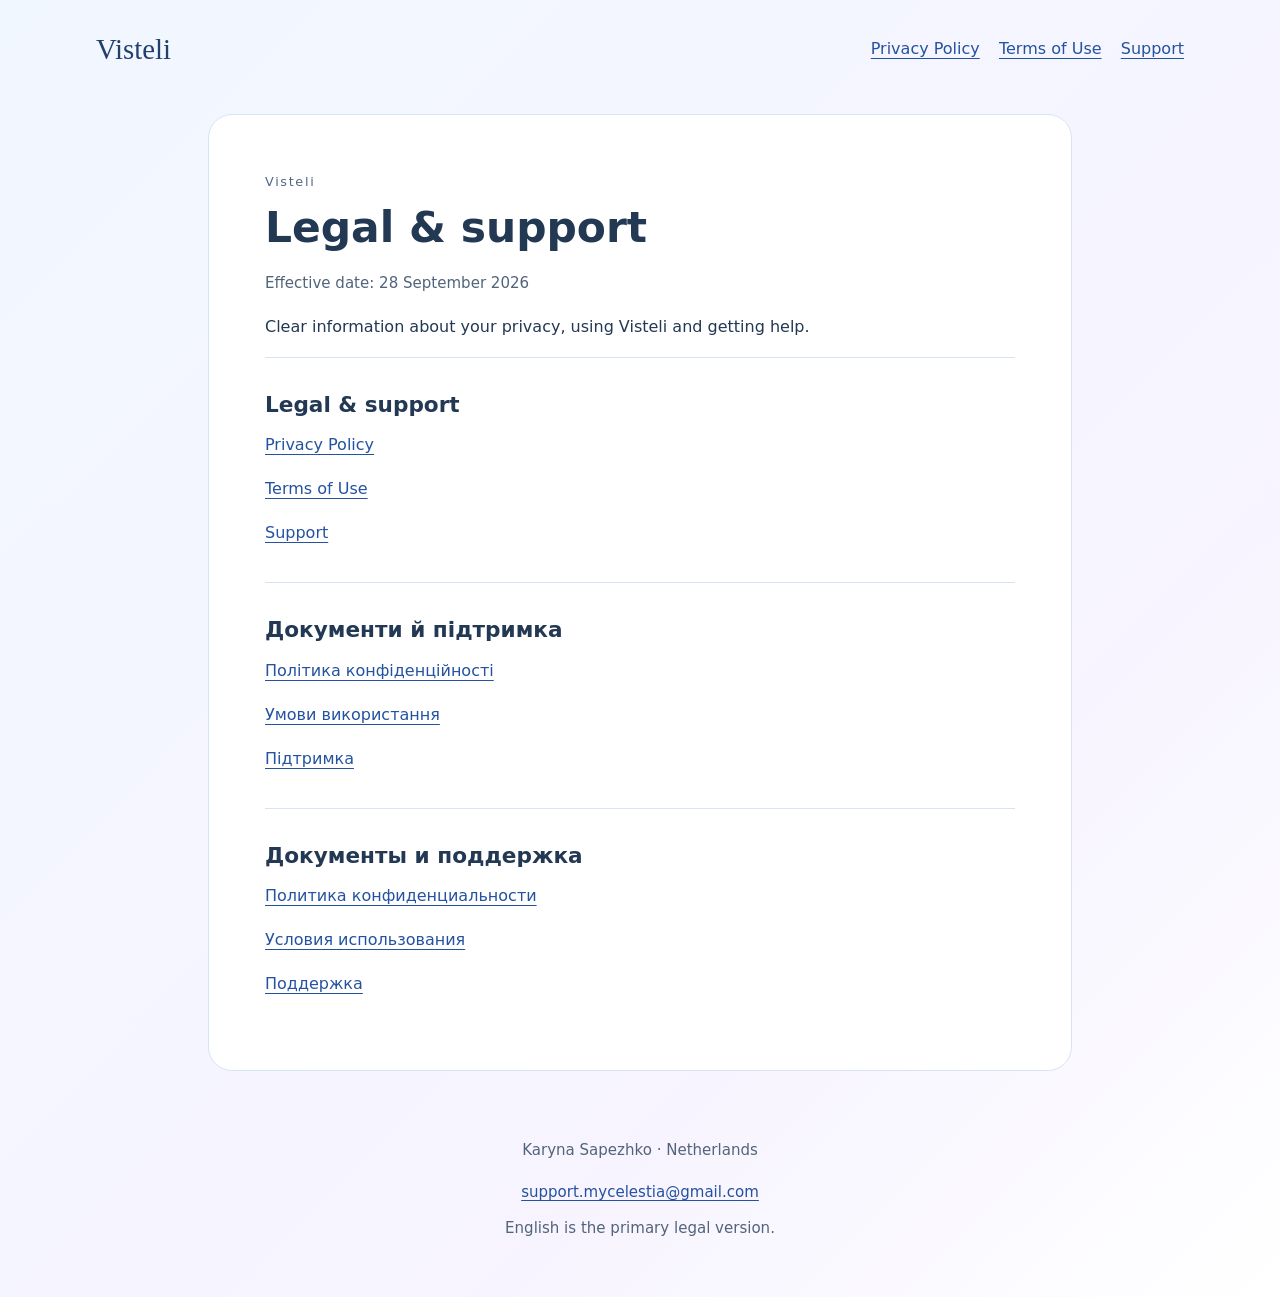
<file: index.html>
<!doctype html>
<html lang="en"><head><meta charset="utf-8"><meta name="viewport" content="width=device-width, initial-scale=1"><meta name="referrer" content="no-referrer"><meta http-equiv="Content-Security-Policy" content="default-src 'none'; style-src 'self'; base-uri 'none'; form-action 'none'"><title>Legal &amp; support · Visteli</title><meta name="description" content="Visteli privacy, terms and support in English, Ukrainian and Russian."><link rel="stylesheet" href="style.css"></head>
<body><a class="skip" href="#main">Skip to content</a>
<header><a class="brand" href="index.html">Visteli</a>
<nav aria-label="Documents"><a href="privacy/">Privacy Policy</a><a href="terms/">Terms of Use</a><a href="support/">Support</a>
</nav></header>

<main id="main"><div class="eyebrow">Visteli</div><h1>Legal &amp; support</h1><p class="date">Effective date: 28 September 2026</p>
<p>Clear information about your privacy, using Visteli and getting help.</p><div class="cards">
<section>
<h2>Legal & support</h2>
<p><a href="privacy/" lang="en">Privacy Policy</a></p>
<p><a href="terms/" lang="en">Terms of Use</a></p>
<p><a href="support/" lang="en">Support</a></p>
</section>
<section>
<h2>Документи й підтримка</h2>
<p><a href="privacy/uk/" lang="uk">Політика конфіденційності</a></p>
<p><a href="terms/uk/" lang="uk">Умови використання</a></p>
<p><a href="support/uk/" lang="uk">Підтримка</a></p>
</section>
<section>
<h2>Документы и поддержка</h2>
<p><a href="privacy/ru/" lang="ru">Политика конфиденциальности</a></p>
<p><a href="terms/ru/" lang="ru">Условия использования</a></p>
<p><a href="support/ru/" lang="ru">Поддержка</a></p>
</section></div></main>

<footer>
<p>Karyna Sapezhko · Netherlands</p><a href="mailto:support.mycelestia@gmail.com">support.mycelestia@gmail.com</a>
<p>English is the primary legal version.</p></footer></body></html>
</file>
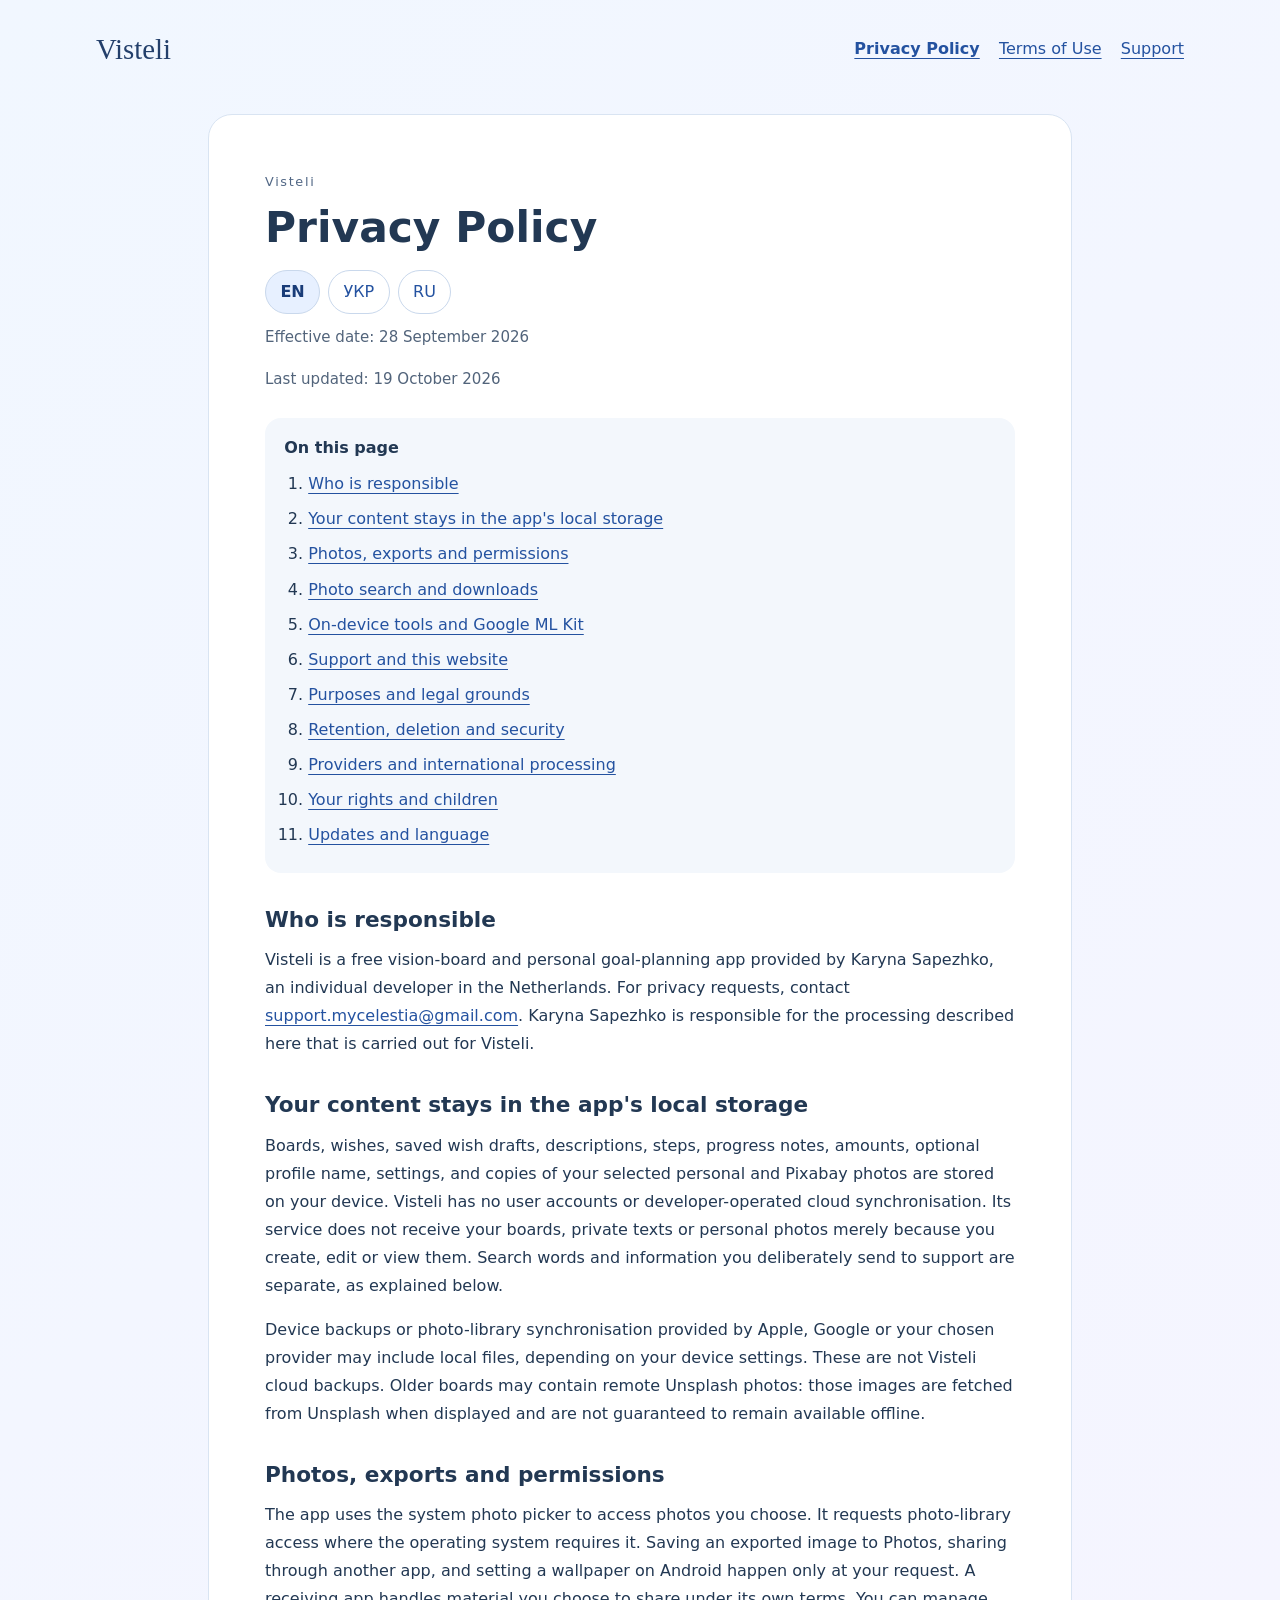
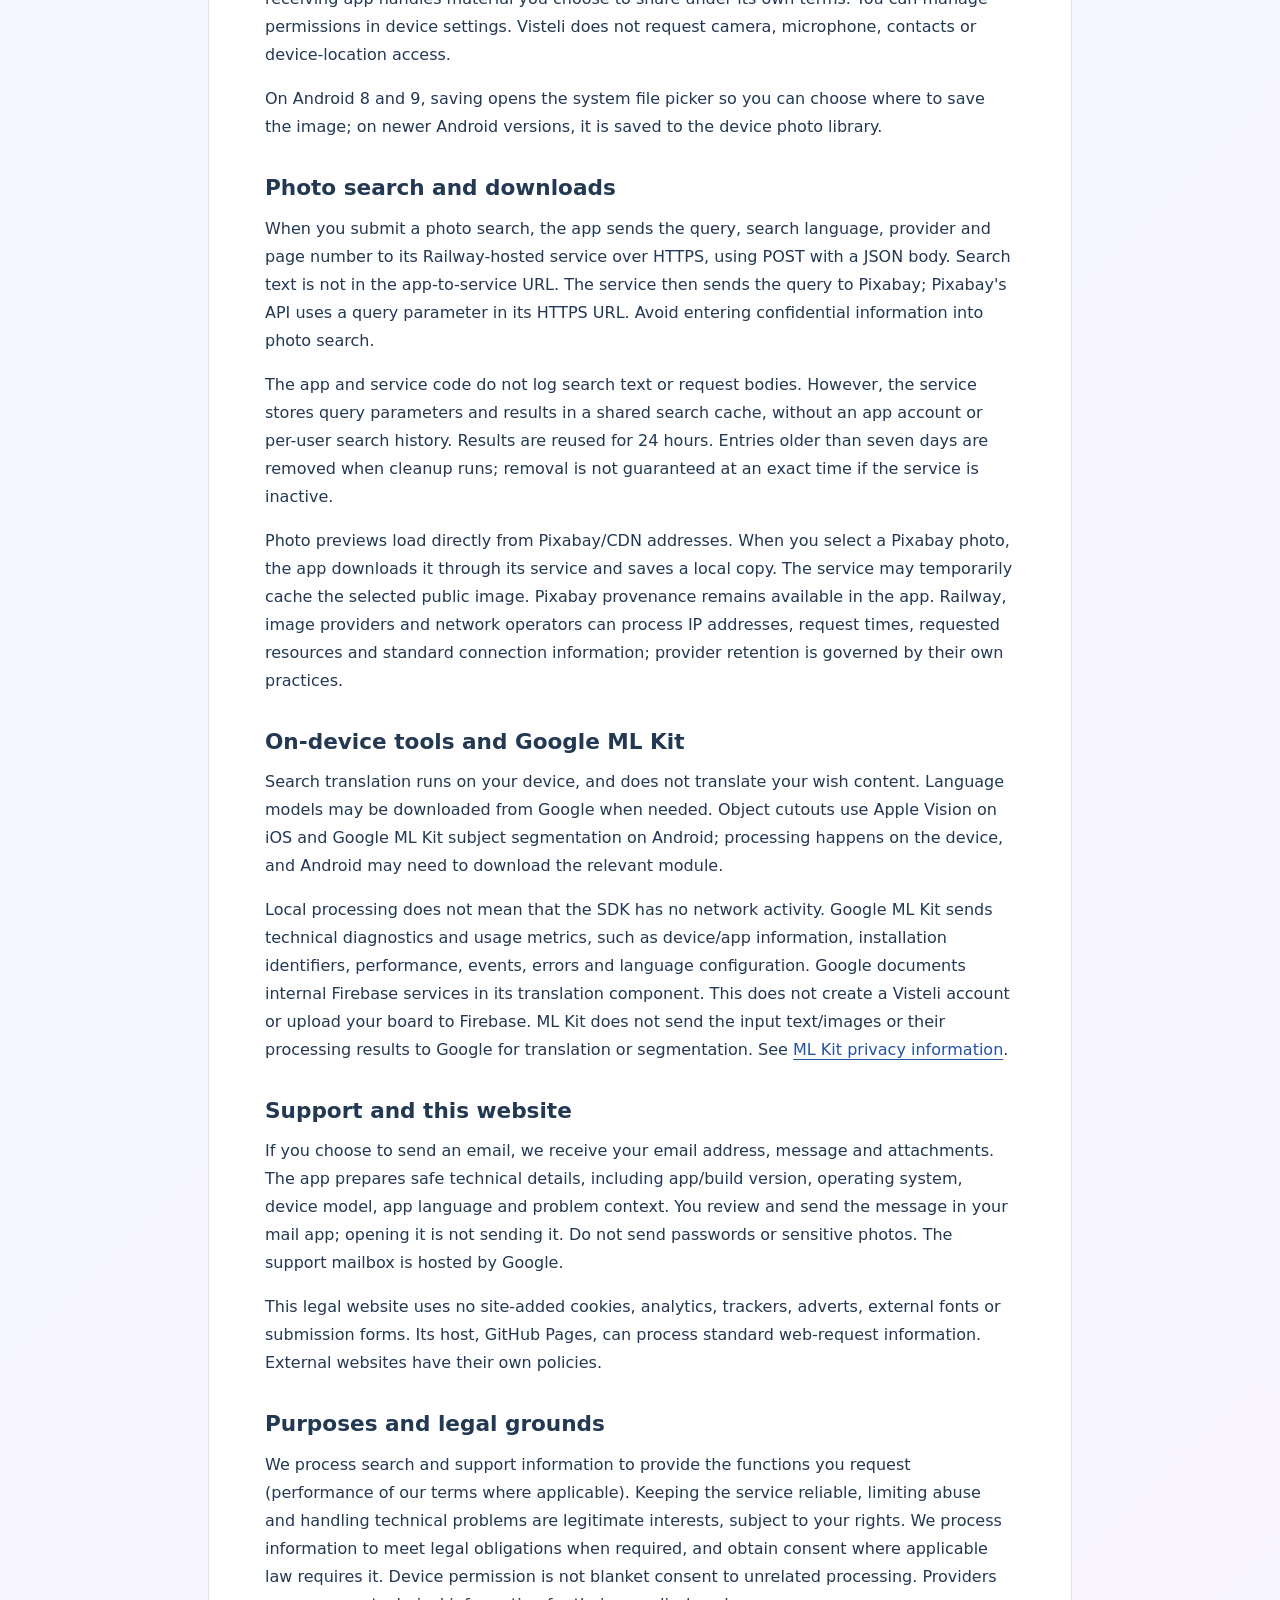
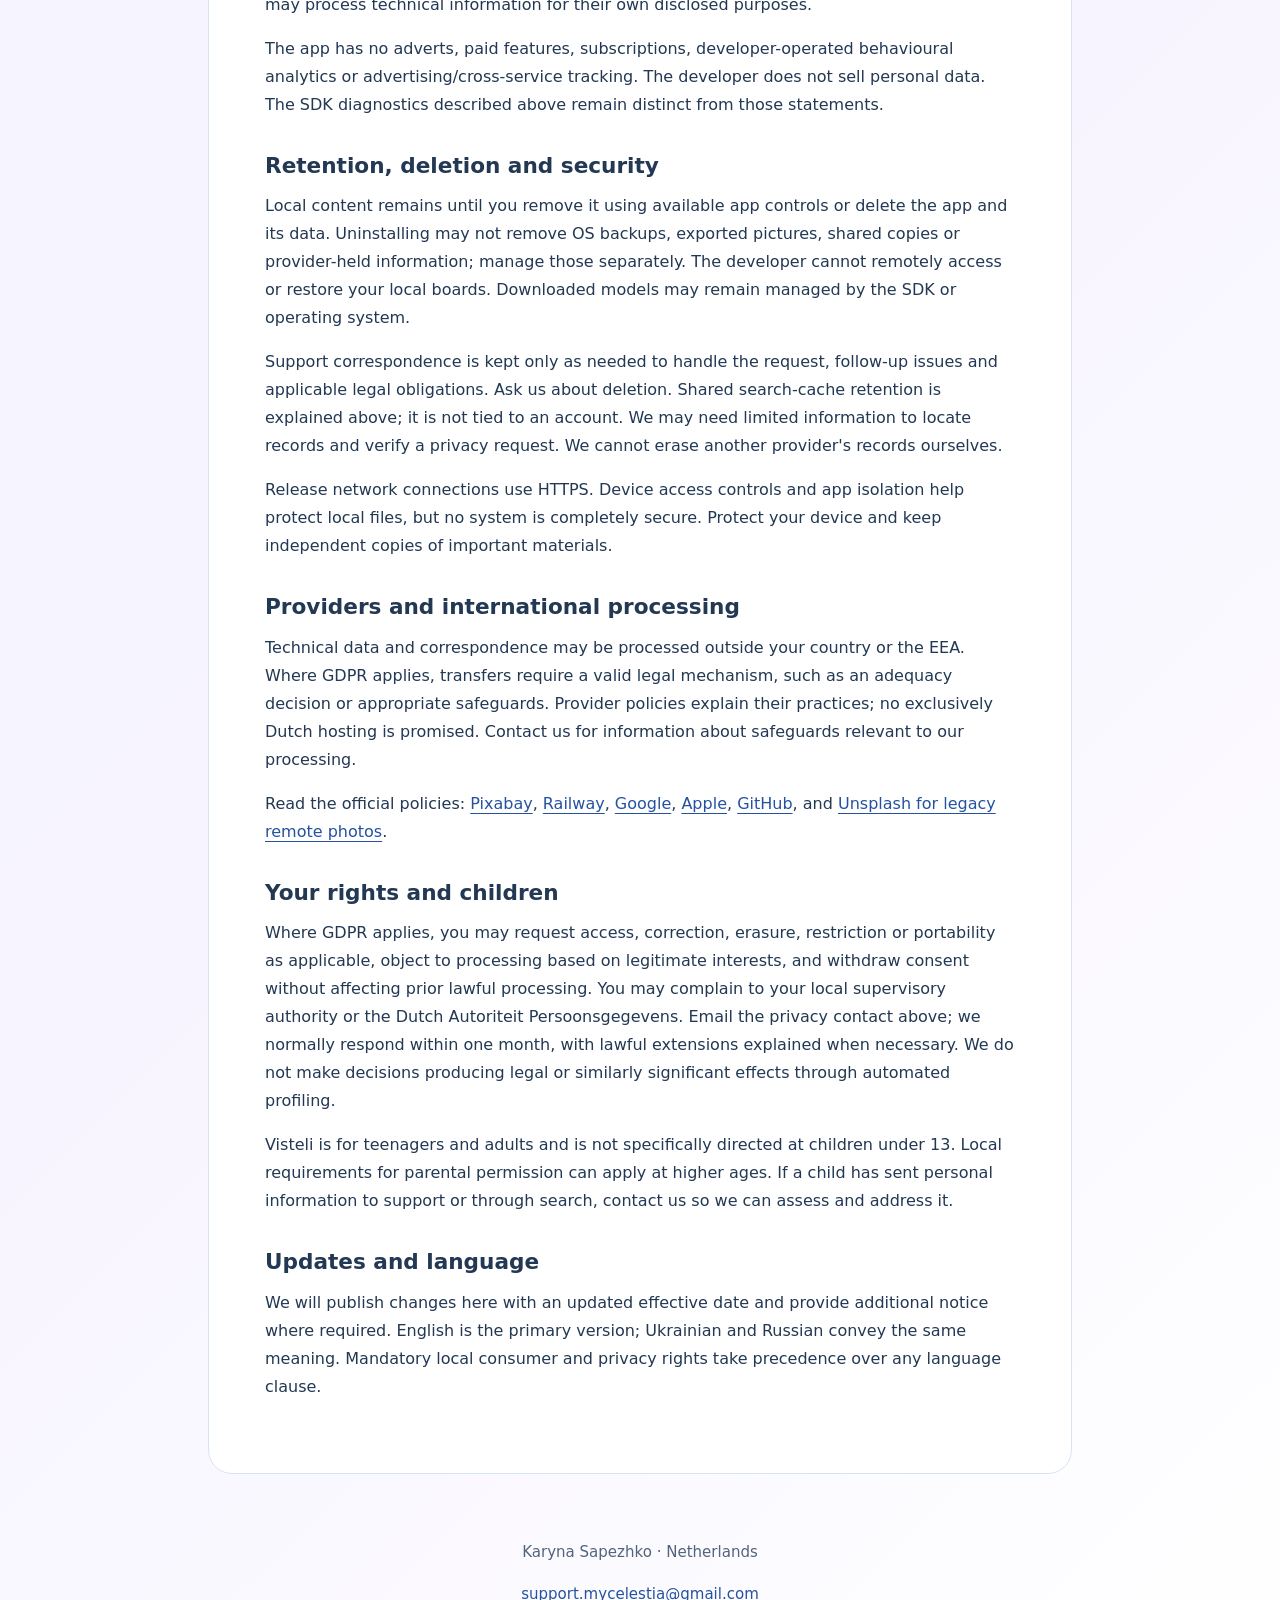
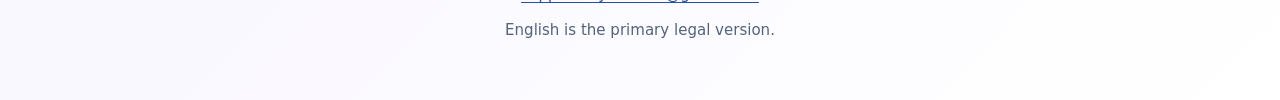
<file: privacy/index.html>
<!doctype html>
<html lang="en"><head><meta charset="utf-8"><meta name="viewport" content="width=device-width, initial-scale=1"><meta name="referrer" content="no-referrer"><meta http-equiv="Content-Security-Policy" content="default-src 'none'; style-src 'self'; base-uri 'none'; form-action 'none'"><title>Privacy Policy · Visteli</title><meta name="description" content="Visteli — Privacy Policy. Karyna Sapezhko. Effective date: 28 September 2026."><link rel="stylesheet" href="../style.css"></head>
<body><a class="skip" href="#main">Skip to content</a>
<header><a class="brand" href="../index.html">Visteli</a>
<nav aria-label="Documents"><a href="../privacy/" aria-current="page">Privacy Policy</a><a href="../terms/">Terms of Use</a><a href="../support/">Support</a>
</nav></header>

<main id="main"><div class="eyebrow">Visteli</div><h1>Privacy Policy</h1>
<nav class="languages" aria-label="Document language"><a href="../privacy/" lang="en" hreflang="en" aria-current="page">EN</a><a href="../privacy/uk/" lang="uk" hreflang="uk">УКР</a><a href="../privacy/ru/" lang="ru" hreflang="ru">RU</a>
</nav><p class="date">Effective date: 28 September 2026</p>
<p class="date">Last updated: 19 October 2026</p>
<nav class="toc" aria-label="On this page"><strong>On this page</strong><ol><li><a href="#section-1">Who is responsible</a></li><li><a href="#section-2">Your content stays in the app&#x27;s local storage</a></li><li><a href="#section-3">Photos, exports and permissions</a></li><li><a href="#section-4">Photo search and downloads</a></li><li><a href="#section-5">On-device tools and Google ML Kit</a></li><li><a href="#section-6">Support and this website</a></li><li><a href="#section-7">Purposes and legal grounds</a></li><li><a href="#section-8">Retention, deletion and security</a></li><li><a href="#section-9">Providers and international processing</a></li><li><a href="#section-10">Your rights and children</a></li><li><a href="#section-11">Updates and language</a></li></ol>
</nav>
<section aria-labelledby="section-1">
<h2 id="section-1">Who is responsible</h2>
<p>Visteli is a free vision-board and personal goal-planning app provided by Karyna Sapezhko, an individual developer in the Netherlands. For privacy requests, contact <a href="mailto:support.mycelestia@gmail.com">support.mycelestia@gmail.com</a>. Karyna Sapezhko is responsible for the processing described here that is carried out for Visteli.</p>
</section>
<section aria-labelledby="section-2">
<h2 id="section-2">Your content stays in the app&#x27;s local storage</h2>
<p>Boards, wishes, saved wish drafts, descriptions, steps, progress notes, amounts, optional profile name, settings, and copies of your selected personal and Pixabay photos are stored on your device. Visteli has no user accounts or developer-operated cloud synchronisation. Its service does not receive your boards, private texts or personal photos merely because you create, edit or view them. Search words and information you deliberately send to support are separate, as explained below.</p>
<p>Device backups or photo-library synchronisation provided by Apple, Google or your chosen provider may include local files, depending on your device settings. These are not Visteli cloud backups. Older boards may contain remote Unsplash photos: those images are fetched from Unsplash when displayed and are not guaranteed to remain available offline.</p>
</section>
<section aria-labelledby="section-3">
<h2 id="section-3">Photos, exports and permissions</h2>
<p>The app uses the system photo picker to access photos you choose. It requests photo-library access where the operating system requires it. Saving an exported image to Photos, sharing through another app, and setting a wallpaper on Android happen only at your request. A receiving app handles material you choose to share under its own terms. You can manage permissions in device settings. Visteli does not request camera, microphone, contacts or device-location access.</p>
<p>On Android 8 and 9, saving opens the system file picker so you can choose where to save the image; on newer Android versions, it is saved to the device photo library.</p>
</section>
<section aria-labelledby="section-4">
<h2 id="section-4">Photo search and downloads</h2>
<p>When you submit a photo search, the app sends the query, search language, provider and page number to its Railway-hosted service over HTTPS, using POST with a JSON body. Search text is not in the app-to-service URL. The service then sends the query to Pixabay; Pixabay's API uses a query parameter in its HTTPS URL. Avoid entering confidential information into photo search.</p>
<p>The app and service code do not log search text or request bodies. However, the service stores query parameters and results in a shared search cache, without an app account or per-user search history. Results are reused for 24 hours. Entries older than seven days are removed when cleanup runs; removal is not guaranteed at an exact time if the service is inactive.</p>
<p>Photo previews load directly from Pixabay/CDN addresses. When you select a Pixabay photo, the app downloads it through its service and saves a local copy. The service may temporarily cache the selected public image. Pixabay provenance remains available in the app. Railway, image providers and network operators can process IP addresses, request times, requested resources and standard connection information; provider retention is governed by their own practices.</p>
</section>
<section aria-labelledby="section-5">
<h2 id="section-5">On-device tools and Google ML Kit</h2>
<p>Search translation runs on your device, and does not translate your wish content. Language models may be downloaded from Google when needed. Object cutouts use Apple Vision on iOS and Google ML Kit subject segmentation on Android; processing happens on the device, and Android may need to download the relevant module.</p>
<p>Local processing does not mean that the SDK has no network activity. Google ML Kit sends technical diagnostics and usage metrics, such as device/app information, installation identifiers, performance, events, errors and language configuration. Google documents internal Firebase services in its translation component. This does not create a Visteli account or upload your board to Firebase. ML Kit does not send the input text/images or their processing results to Google for translation or segmentation. See <a href="https://developers.google.com/ml-kit/terms">ML Kit privacy information</a>.</p>
</section>
<section aria-labelledby="section-6">
<h2 id="section-6">Support and this website</h2>
<p>If you choose to send an email, we receive your email address, message and attachments. The app prepares safe technical details, including app/build version, operating system, device model, app language and problem context. You review and send the message in your mail app; opening it is not sending it. Do not send passwords or sensitive photos. The support mailbox is hosted by Google.</p>
<p>This legal website uses no site-added cookies, analytics, trackers, adverts, external fonts or submission forms. Its host, GitHub Pages, can process standard web-request information. External websites have their own policies.</p>
</section>
<section aria-labelledby="section-7">
<h2 id="section-7">Purposes and legal grounds</h2>
<p>We process search and support information to provide the functions you request (performance of our terms where applicable). Keeping the service reliable, limiting abuse and handling technical problems are legitimate interests, subject to your rights. We process information to meet legal obligations when required, and obtain consent where applicable law requires it. Device permission is not blanket consent to unrelated processing. Providers may process technical information for their own disclosed purposes.</p>
<p>The app has no adverts, paid features, subscriptions, developer-operated behavioural analytics or advertising/cross-service tracking. The developer does not sell personal data. The SDK diagnostics described above remain distinct from those statements.</p>
</section>
<section aria-labelledby="section-8">
<h2 id="section-8">Retention, deletion and security</h2>
<p>Local content remains until you remove it using available app controls or delete the app and its data. Uninstalling may not remove OS backups, exported pictures, shared copies or provider-held information; manage those separately. The developer cannot remotely access or restore your local boards. Downloaded models may remain managed by the SDK or operating system.</p>
<p>Support correspondence is kept only as needed to handle the request, follow-up issues and applicable legal obligations. Ask us about deletion. Shared search-cache retention is explained above; it is not tied to an account. We may need limited information to locate records and verify a privacy request. We cannot erase another provider's records ourselves.</p>
<p>Release network connections use HTTPS. Device access controls and app isolation help protect local files, but no system is completely secure. Protect your device and keep independent copies of important materials.</p>
</section>
<section aria-labelledby="section-9">
<h2 id="section-9">Providers and international processing</h2>
<p>Technical data and correspondence may be processed outside your country or the EEA. Where GDPR applies, transfers require a valid legal mechanism, such as an adequacy decision or appropriate safeguards. Provider policies explain their practices; no exclusively Dutch hosting is promised. Contact us for information about safeguards relevant to our processing.</p>
<p>Read the official policies: <a href="https://pixabay.com/service/privacy/">Pixabay</a>, <a href="https://railway.com/legal/privacy">Railway</a>, <a href="https://policies.google.com/privacy">Google</a>, <a href="https://www.apple.com/legal/privacy/">Apple</a>, <a href="https://docs.github.com/en/site-policy/privacy-policies/github-general-privacy-statement">GitHub</a>, and <a href="https://unsplash.com/privacy">Unsplash for legacy remote photos</a>.</p>
</section>
<section aria-labelledby="section-10">
<h2 id="section-10">Your rights and children</h2>
<p>Where GDPR applies, you may request access, correction, erasure, restriction or portability as applicable, object to processing based on legitimate interests, and withdraw consent without affecting prior lawful processing. You may complain to your local supervisory authority or the Dutch Autoriteit Persoonsgegevens. Email the privacy contact above; we normally respond within one month, with lawful extensions explained when necessary. We do not make decisions producing legal or similarly significant effects through automated profiling.</p>
<p>Visteli is for teenagers and adults and is not specifically directed at children under 13. Local requirements for parental permission can apply at higher ages. If a child has sent personal information to support or through search, contact us so we can assess and address it.</p>
</section>
<section aria-labelledby="section-11">
<h2 id="section-11">Updates and language</h2>
<p>We will publish changes here with an updated effective date and provide additional notice where required. English is the primary version; Ukrainian and Russian convey the same meaning. Mandatory local consumer and privacy rights take precedence over any language clause.</p>
</section></main>

<footer>
<p>Karyna Sapezhko · Netherlands</p><a href="mailto:support.mycelestia@gmail.com">support.mycelestia@gmail.com</a>
<p>English is the primary legal version.</p></footer></body></html>
</file>
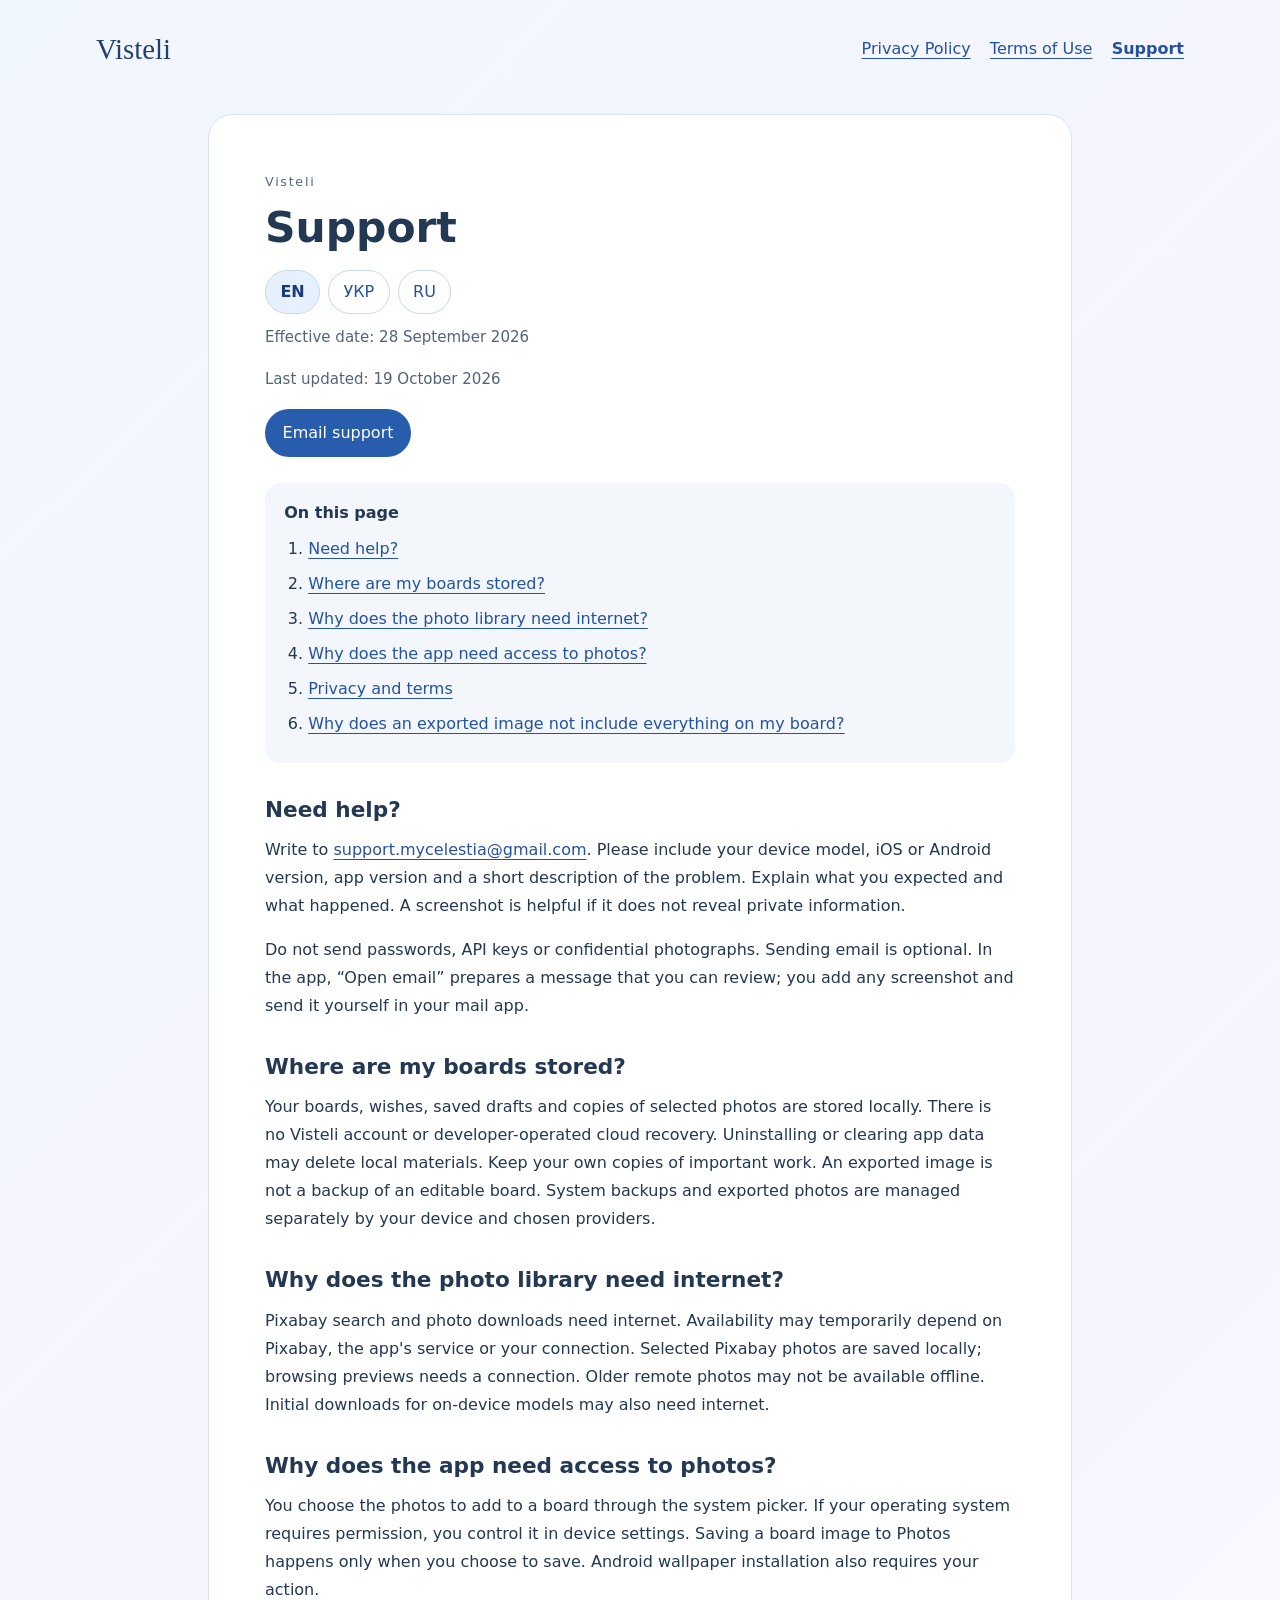
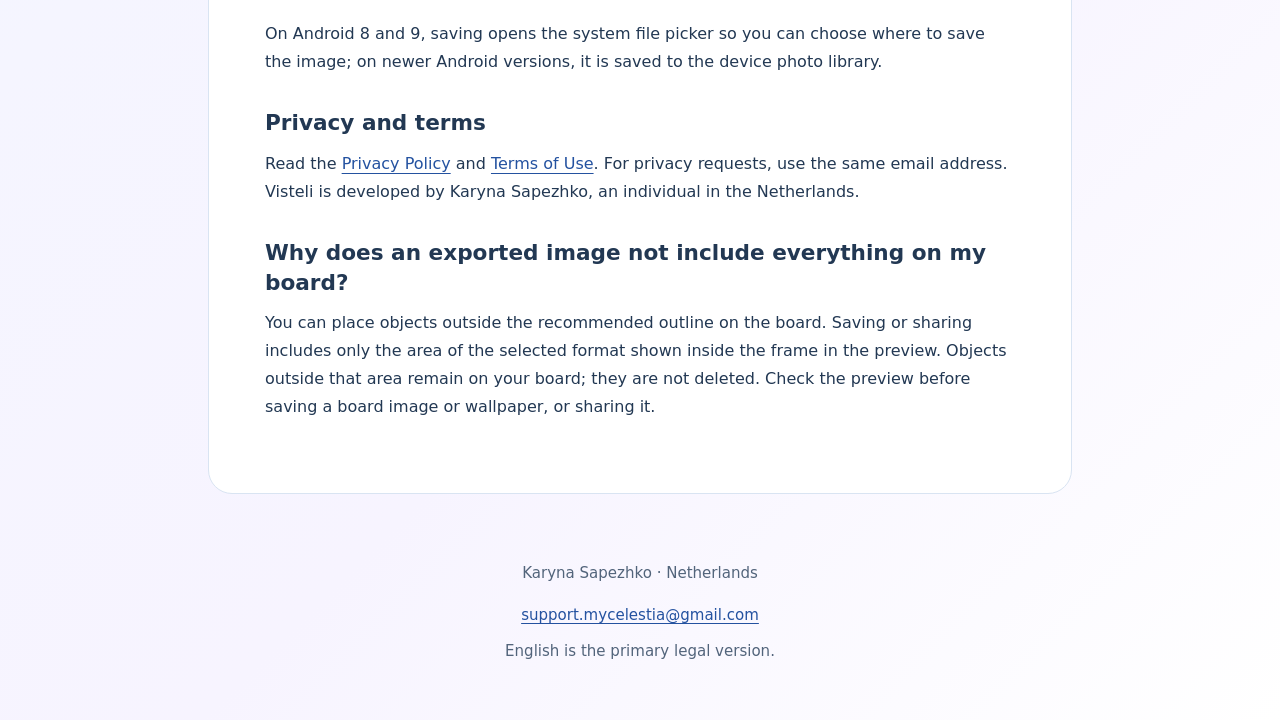
<file: support/index.html>
<!doctype html>
<html lang="en"><head><meta charset="utf-8"><meta name="viewport" content="width=device-width, initial-scale=1"><meta name="referrer" content="no-referrer"><meta http-equiv="Content-Security-Policy" content="default-src 'none'; style-src 'self'; base-uri 'none'; form-action 'none'"><title>Support · Visteli</title><meta name="description" content="Visteli — Support. Karyna Sapezhko. Effective date: 28 September 2026."><link rel="stylesheet" href="../style.css"></head>
<body><a class="skip" href="#main">Skip to content</a>
<header><a class="brand" href="../index.html">Visteli</a>
<nav aria-label="Documents"><a href="../privacy/">Privacy Policy</a><a href="../terms/">Terms of Use</a><a href="../support/" aria-current="page">Support</a>
</nav></header>

<main id="main"><div class="eyebrow">Visteli</div><h1>Support</h1>
<nav class="languages" aria-label="Document language"><a href="../support/" lang="en" hreflang="en" aria-current="page">EN</a><a href="../support/uk/" lang="uk" hreflang="uk">УКР</a><a href="../support/ru/" lang="ru" hreflang="ru">RU</a>
</nav><p class="date">Effective date: 28 September 2026</p>
<p class="date">Last updated: 19 October 2026</p>
<p><a class="button" href="mailto:support.mycelestia@gmail.com?subject=Visteli%20support">Email support</a></p>
<nav class="toc" aria-label="On this page"><strong>On this page</strong><ol><li><a href="#section-1">Need help?</a></li><li><a href="#section-2">Where are my boards stored?</a></li><li><a href="#section-3">Why does the photo library need internet?</a></li><li><a href="#section-4">Why does the app need access to photos?</a></li><li><a href="#section-5">Privacy and terms</a></li><li><a href="#section-6">Why does an exported image not include everything on my board?</a></li></ol>
</nav>
<section aria-labelledby="section-1">
<h2 id="section-1">Need help?</h2>
<p>Write to <a href="mailto:support.mycelestia@gmail.com?subject=Visteli%20support">support.mycelestia@gmail.com</a>. Please include your device model, iOS or Android version, app version and a short description of the problem. Explain what you expected and what happened. A screenshot is helpful if it does not reveal private information.</p>
<p>Do not send passwords, API keys or confidential photographs. Sending email is optional. In the app, “Open email” prepares a message that you can review; you add any screenshot and send it yourself in your mail app.</p>
</section>
<section aria-labelledby="section-2">
<h2 id="section-2">Where are my boards stored?</h2>
<p>Your boards, wishes, saved drafts and copies of selected photos are stored locally. There is no Visteli account or developer-operated cloud recovery. Uninstalling or clearing app data may delete local materials. Keep your own copies of important work. An exported image is not a backup of an editable board. System backups and exported photos are managed separately by your device and chosen providers.</p>
</section>
<section aria-labelledby="section-3">
<h2 id="section-3">Why does the photo library need internet?</h2>
<p>Pixabay search and photo downloads need internet. Availability may temporarily depend on Pixabay, the app's service or your connection. Selected Pixabay photos are saved locally; browsing previews needs a connection. Older remote photos may not be available offline. Initial downloads for on-device models may also need internet.</p>
</section>
<section aria-labelledby="section-4">
<h2 id="section-4">Why does the app need access to photos?</h2>
<p>You choose the photos to add to a board through the system picker. If your operating system requires permission, you control it in device settings. Saving a board image to Photos happens only when you choose to save. Android wallpaper installation also requires your action.</p>
<p>On Android 8 and 9, saving opens the system file picker so you can choose where to save the image; on newer Android versions, it is saved to the device photo library.</p>
</section>
<section aria-labelledby="section-5">
<h2 id="section-5">Privacy and terms</h2>
<p>Read the <a href="../privacy/">Privacy Policy</a> and <a href="../terms/">Terms of Use</a>. For privacy requests, use the same email address. Visteli is developed by Karyna Sapezhko, an individual in the Netherlands.</p>
</section>
<section aria-labelledby="section-6">
<h2 id="section-6">Why does an exported image not include everything on my board?</h2>
<p>You can place objects outside the recommended outline on the board. Saving or sharing includes only the area of the selected format shown inside the frame in the preview. Objects outside that area remain on your board; they are not deleted. Check the preview before saving a board image or wallpaper, or sharing it.</p>
</section></main>

<footer>
<p>Karyna Sapezhko · Netherlands</p><a href="mailto:support.mycelestia@gmail.com">support.mycelestia@gmail.com</a>
<p>English is the primary legal version.</p></footer></body></html>
</file>
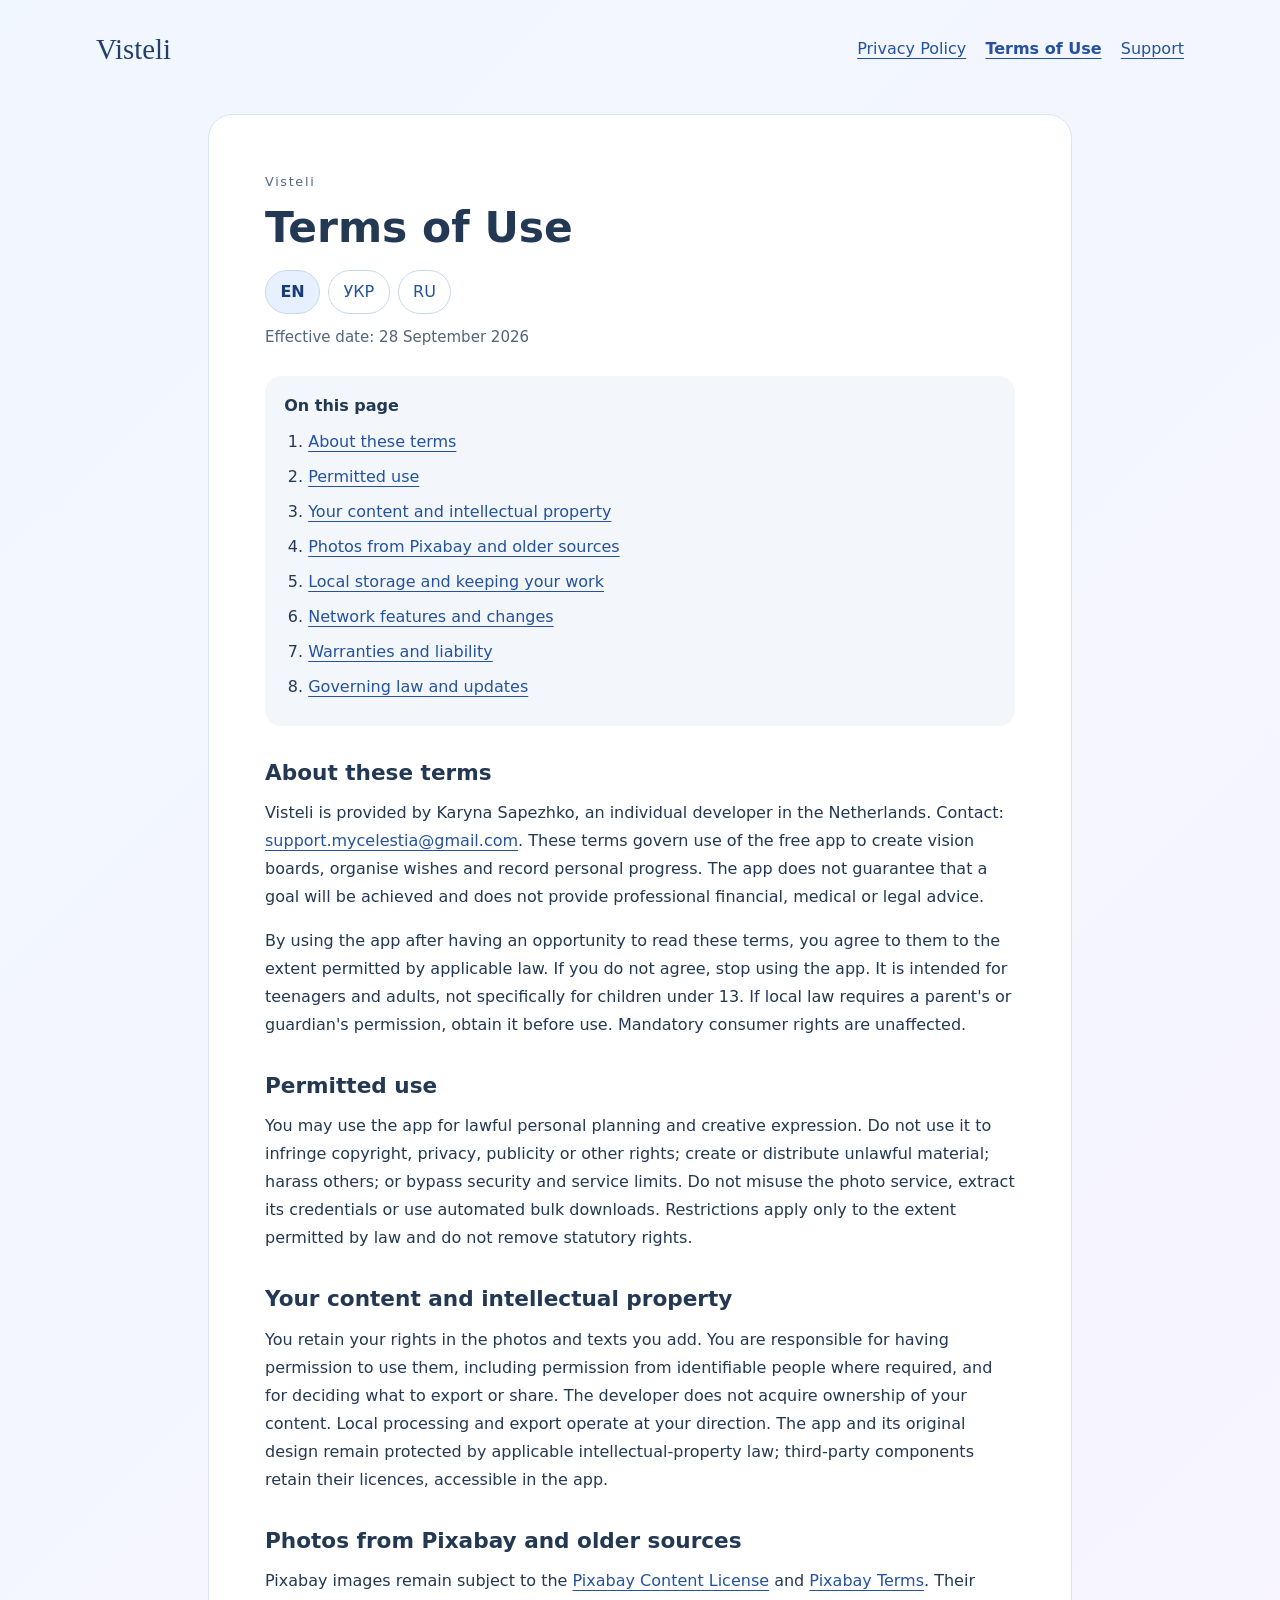
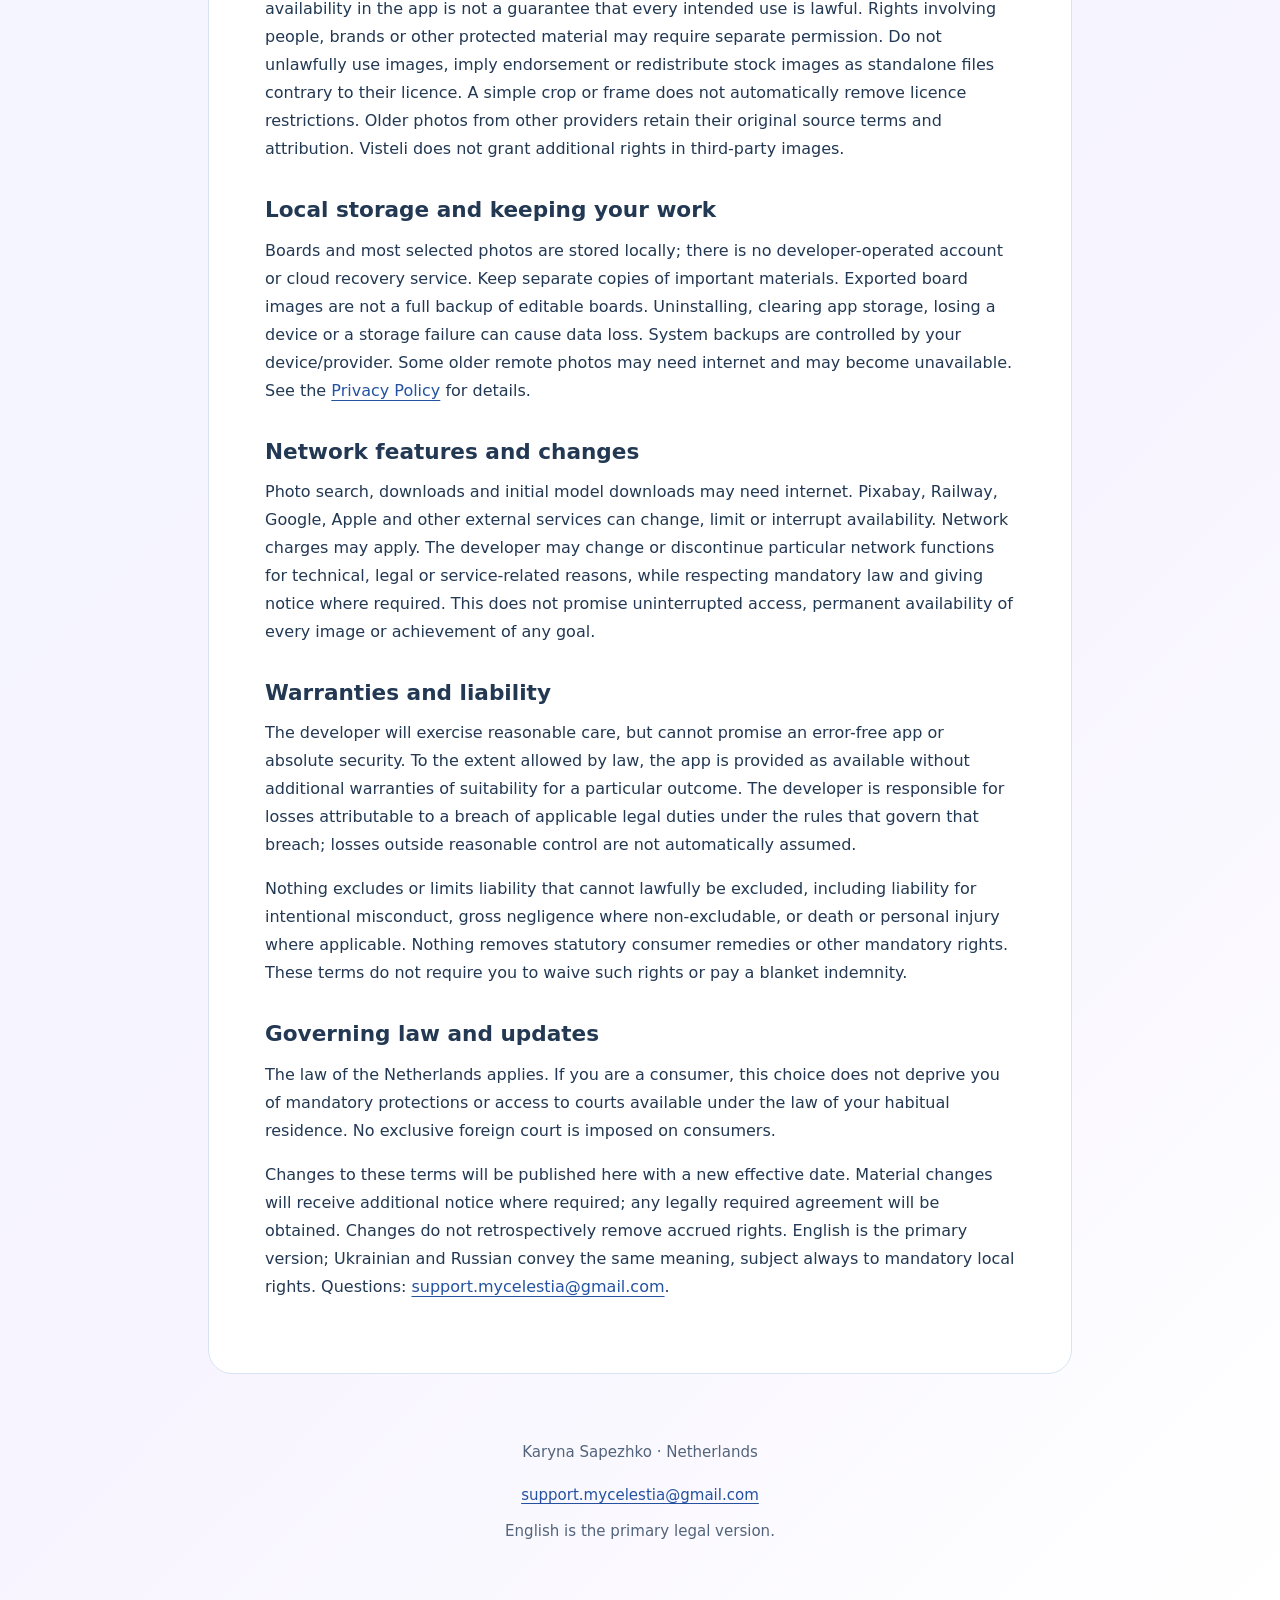
<file: terms/index.html>
<!doctype html>
<html lang="en"><head><meta charset="utf-8"><meta name="viewport" content="width=device-width, initial-scale=1"><meta name="referrer" content="no-referrer"><meta http-equiv="Content-Security-Policy" content="default-src 'none'; style-src 'self'; base-uri 'none'; form-action 'none'"><title>Terms of Use · Visteli</title><meta name="description" content="Visteli — Terms of Use. Karyna Sapezhko. Effective date: 28 September 2026."><link rel="stylesheet" href="../style.css"></head>
<body><a class="skip" href="#main">Skip to content</a>
<header><a class="brand" href="../index.html">Visteli</a>
<nav aria-label="Documents"><a href="../privacy/">Privacy Policy</a><a href="../terms/" aria-current="page">Terms of Use</a><a href="../support/">Support</a>
</nav></header>

<main id="main"><div class="eyebrow">Visteli</div><h1>Terms of Use</h1>
<nav class="languages" aria-label="Document language"><a href="../terms/" lang="en" hreflang="en" aria-current="page">EN</a><a href="../terms/uk/" lang="uk" hreflang="uk">УКР</a><a href="../terms/ru/" lang="ru" hreflang="ru">RU</a>
</nav><p class="date">Effective date: 28 September 2026</p>
<nav class="toc" aria-label="On this page"><strong>On this page</strong><ol><li><a href="#section-1">About these terms</a></li><li><a href="#section-2">Permitted use</a></li><li><a href="#section-3">Your content and intellectual property</a></li><li><a href="#section-4">Photos from Pixabay and older sources</a></li><li><a href="#section-5">Local storage and keeping your work</a></li><li><a href="#section-6">Network features and changes</a></li><li><a href="#section-7">Warranties and liability</a></li><li><a href="#section-8">Governing law and updates</a></li></ol>
</nav>
<section aria-labelledby="section-1">
<h2 id="section-1">About these terms</h2>
<p>Visteli is provided by Karyna Sapezhko, an individual developer in the Netherlands. Contact: <a href="mailto:support.mycelestia@gmail.com">support.mycelestia@gmail.com</a>. These terms govern use of the free app to create vision boards, organise wishes and record personal progress. The app does not guarantee that a goal will be achieved and does not provide professional financial, medical or legal advice.</p>
<p>By using the app after having an opportunity to read these terms, you agree to them to the extent permitted by applicable law. If you do not agree, stop using the app. It is intended for teenagers and adults, not specifically for children under 13. If local law requires a parent's or guardian's permission, obtain it before use. Mandatory consumer rights are unaffected.</p>
</section>
<section aria-labelledby="section-2">
<h2 id="section-2">Permitted use</h2>
<p>You may use the app for lawful personal planning and creative expression. Do not use it to infringe copyright, privacy, publicity or other rights; create or distribute unlawful material; harass others; or bypass security and service limits. Do not misuse the photo service, extract its credentials or use automated bulk downloads. Restrictions apply only to the extent permitted by law and do not remove statutory rights.</p>
</section>
<section aria-labelledby="section-3">
<h2 id="section-3">Your content and intellectual property</h2>
<p>You retain your rights in the photos and texts you add. You are responsible for having permission to use them, including permission from identifiable people where required, and for deciding what to export or share. The developer does not acquire ownership of your content. Local processing and export operate at your direction. The app and its original design remain protected by applicable intellectual-property law; third-party components retain their licences, accessible in the app.</p>
</section>
<section aria-labelledby="section-4">
<h2 id="section-4">Photos from Pixabay and older sources</h2>
<p>Pixabay images remain subject to the <a href="https://pixabay.com/service/license-summary/">Pixabay Content License</a> and <a href="https://pixabay.com/service/terms/">Pixabay Terms</a>. Their availability in the app is not a guarantee that every intended use is lawful. Rights involving people, brands or other protected material may require separate permission. Do not unlawfully use images, imply endorsement or redistribute stock images as standalone files contrary to their licence. A simple crop or frame does not automatically remove licence restrictions. Older photos from other providers retain their original source terms and attribution. Visteli does not grant additional rights in third-party images.</p>
</section>
<section aria-labelledby="section-5">
<h2 id="section-5">Local storage and keeping your work</h2>
<p>Boards and most selected photos are stored locally; there is no developer-operated account or cloud recovery service. Keep separate copies of important materials. Exported board images are not a full backup of editable boards. Uninstalling, clearing app storage, losing a device or a storage failure can cause data loss. System backups are controlled by your device/provider. Some older remote photos may need internet and may become unavailable. See the <a href="../privacy/">Privacy Policy</a> for details.</p>
</section>
<section aria-labelledby="section-6">
<h2 id="section-6">Network features and changes</h2>
<p>Photo search, downloads and initial model downloads may need internet. Pixabay, Railway, Google, Apple and other external services can change, limit or interrupt availability. Network charges may apply. The developer may change or discontinue particular network functions for technical, legal or service-related reasons, while respecting mandatory law and giving notice where required. This does not promise uninterrupted access, permanent availability of every image or achievement of any goal.</p>
</section>
<section aria-labelledby="section-7">
<h2 id="section-7">Warranties and liability</h2>
<p>The developer will exercise reasonable care, but cannot promise an error-free app or absolute security. To the extent allowed by law, the app is provided as available without additional warranties of suitability for a particular outcome. The developer is responsible for losses attributable to a breach of applicable legal duties under the rules that govern that breach; losses outside reasonable control are not automatically assumed.</p>
<p>Nothing excludes or limits liability that cannot lawfully be excluded, including liability for intentional misconduct, gross negligence where non-excludable, or death or personal injury where applicable. Nothing removes statutory consumer remedies or other mandatory rights. These terms do not require you to waive such rights or pay a blanket indemnity.</p>
</section>
<section aria-labelledby="section-8">
<h2 id="section-8">Governing law and updates</h2>
<p>The law of the Netherlands applies. If you are a consumer, this choice does not deprive you of mandatory protections or access to courts available under the law of your habitual residence. No exclusive foreign court is imposed on consumers.</p>
<p>Changes to these terms will be published here with a new effective date. Material changes will receive additional notice where required; any legally required agreement will be obtained. Changes do not retrospectively remove accrued rights. English is the primary version; Ukrainian and Russian convey the same meaning, subject always to mandatory local rights. Questions: <a href="mailto:support.mycelestia@gmail.com">support.mycelestia@gmail.com</a>.</p>
</section></main>

<footer>
<p>Karyna Sapezhko · Netherlands</p><a href="mailto:support.mycelestia@gmail.com">support.mycelestia@gmail.com</a>
<p>English is the primary legal version.</p></footer></body></html>
</file>
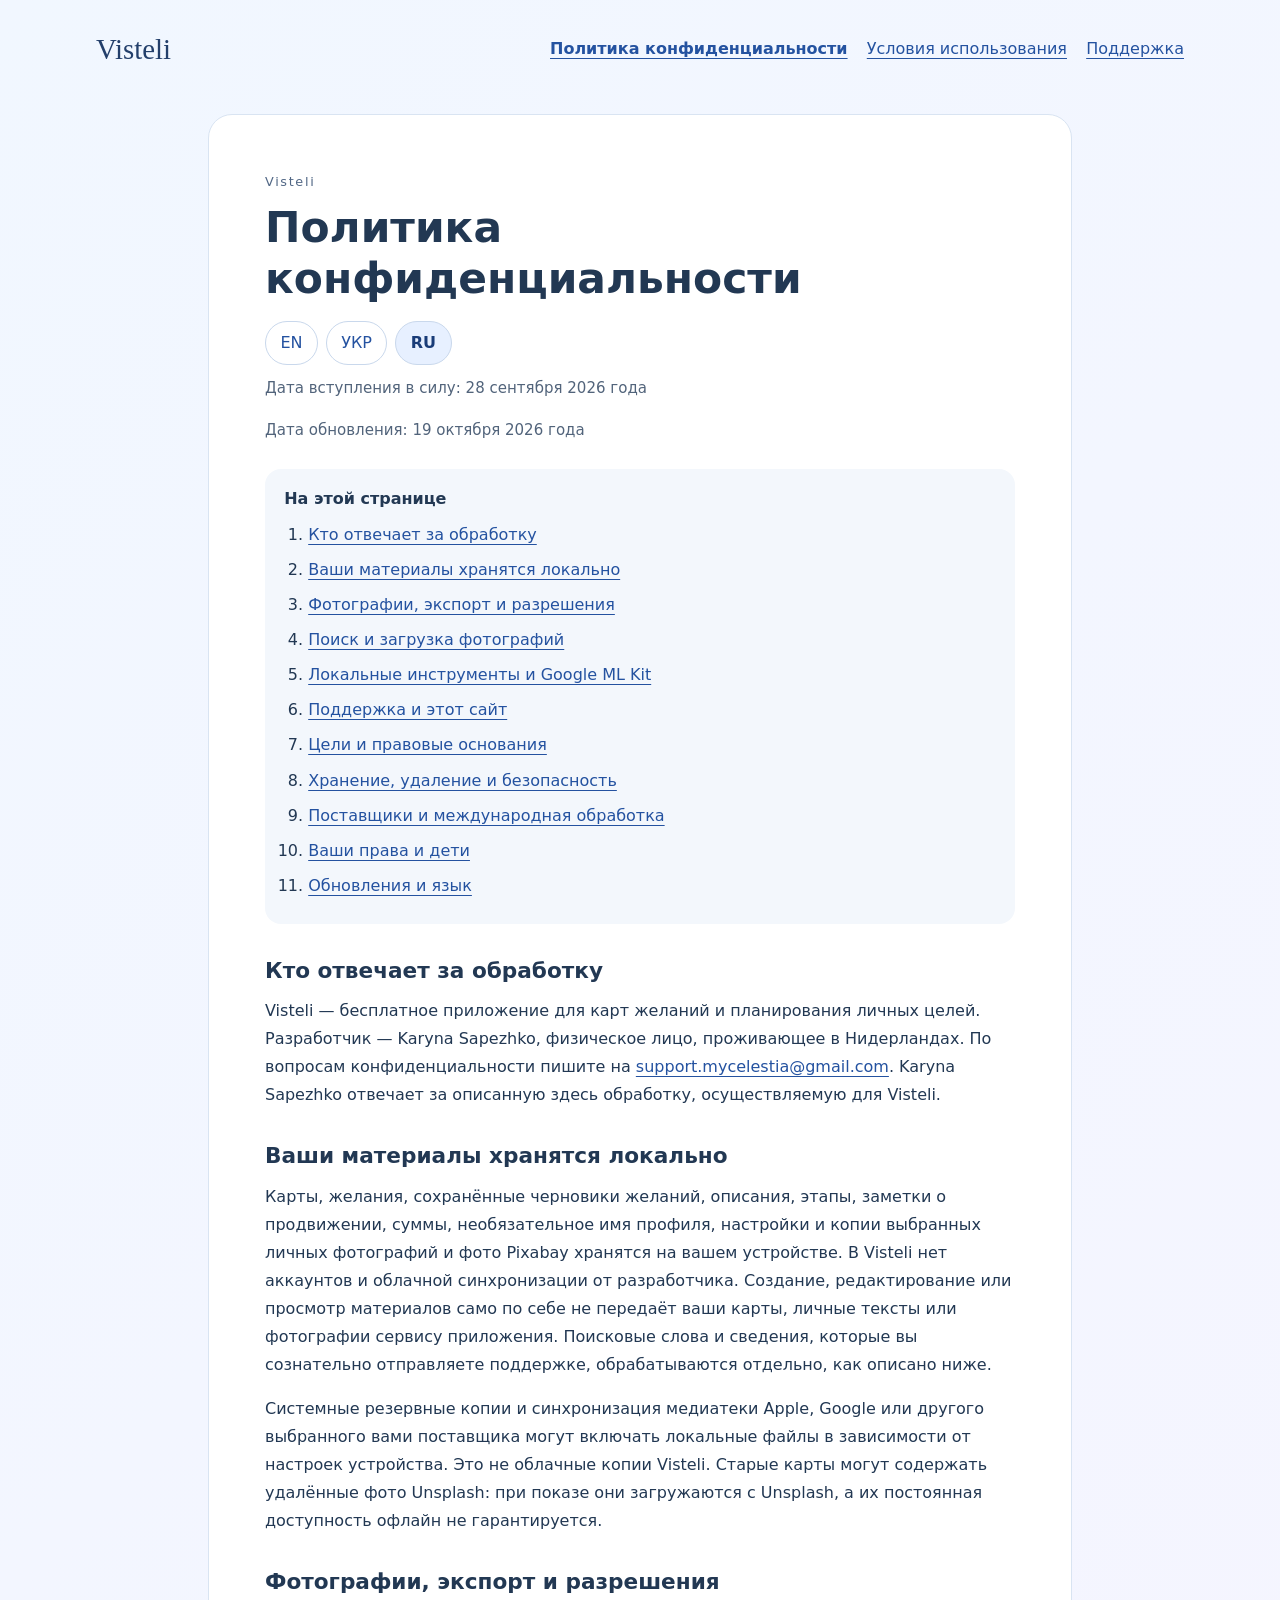
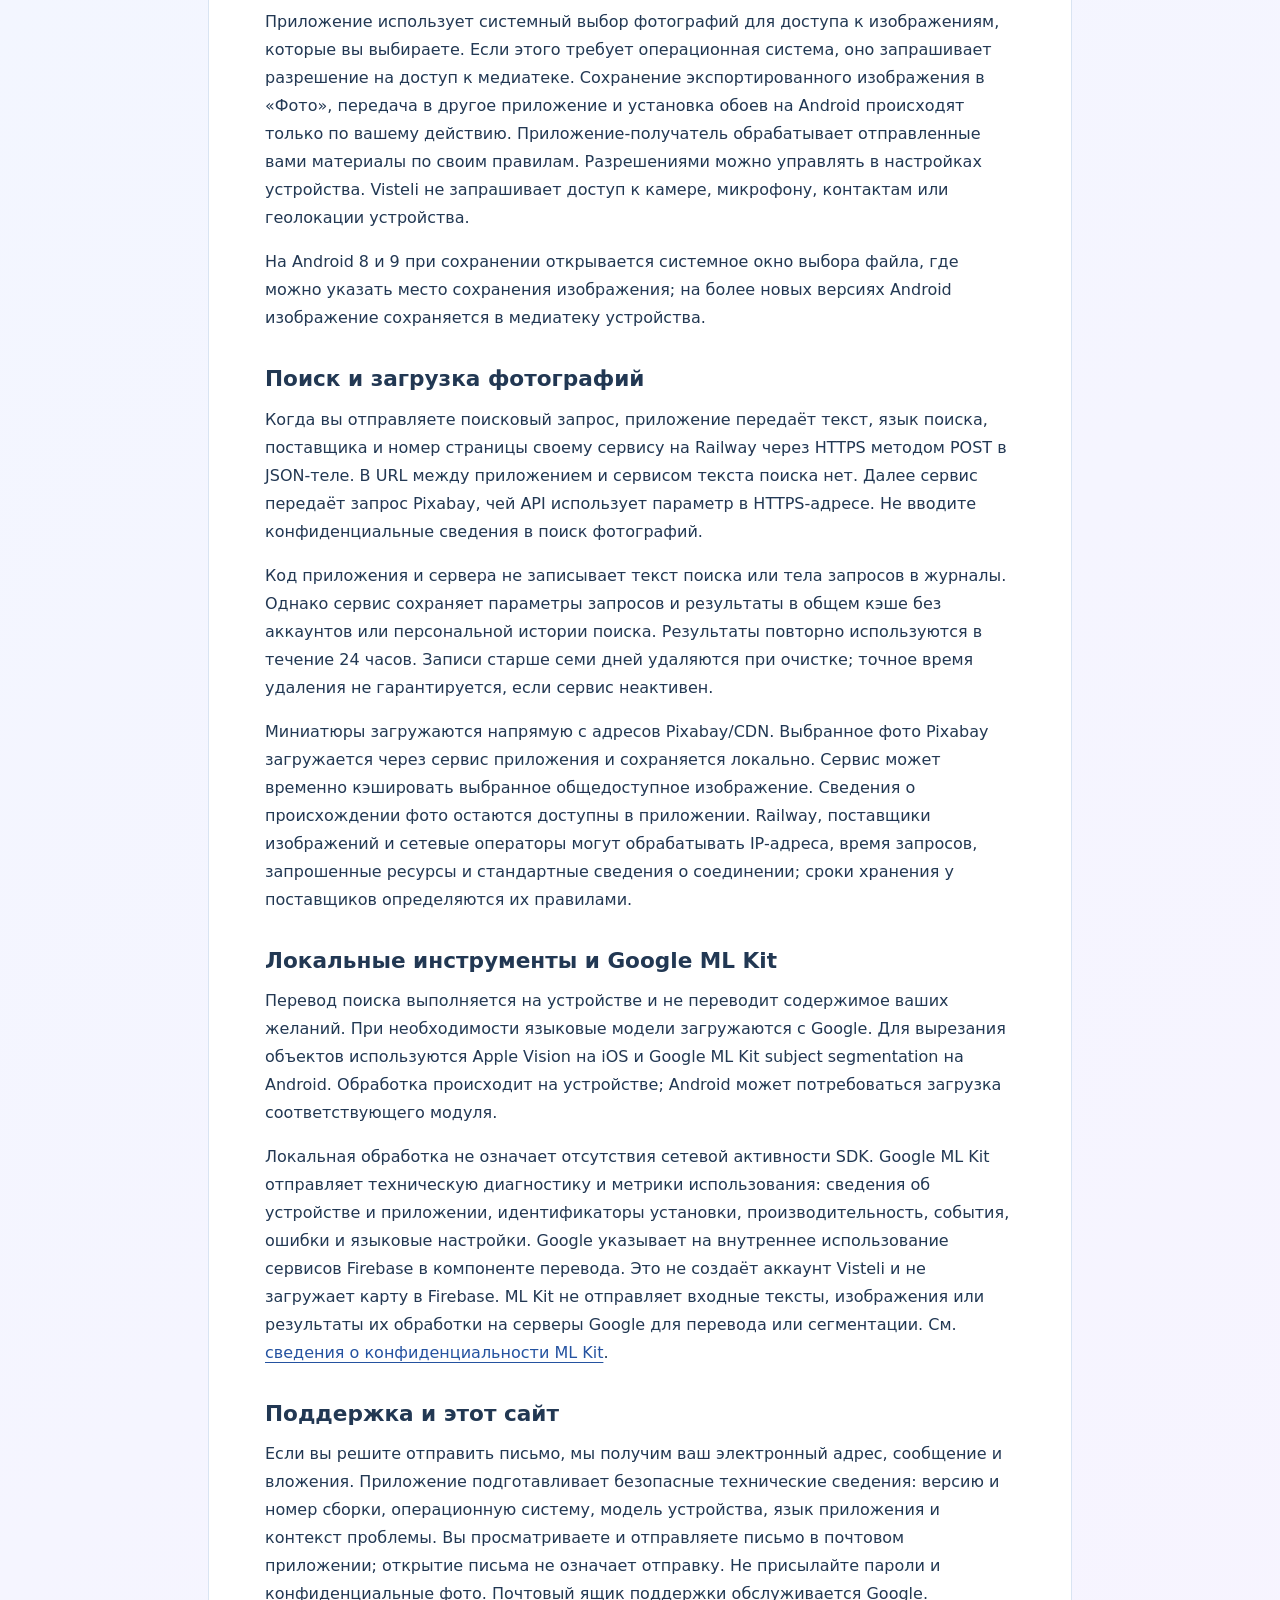
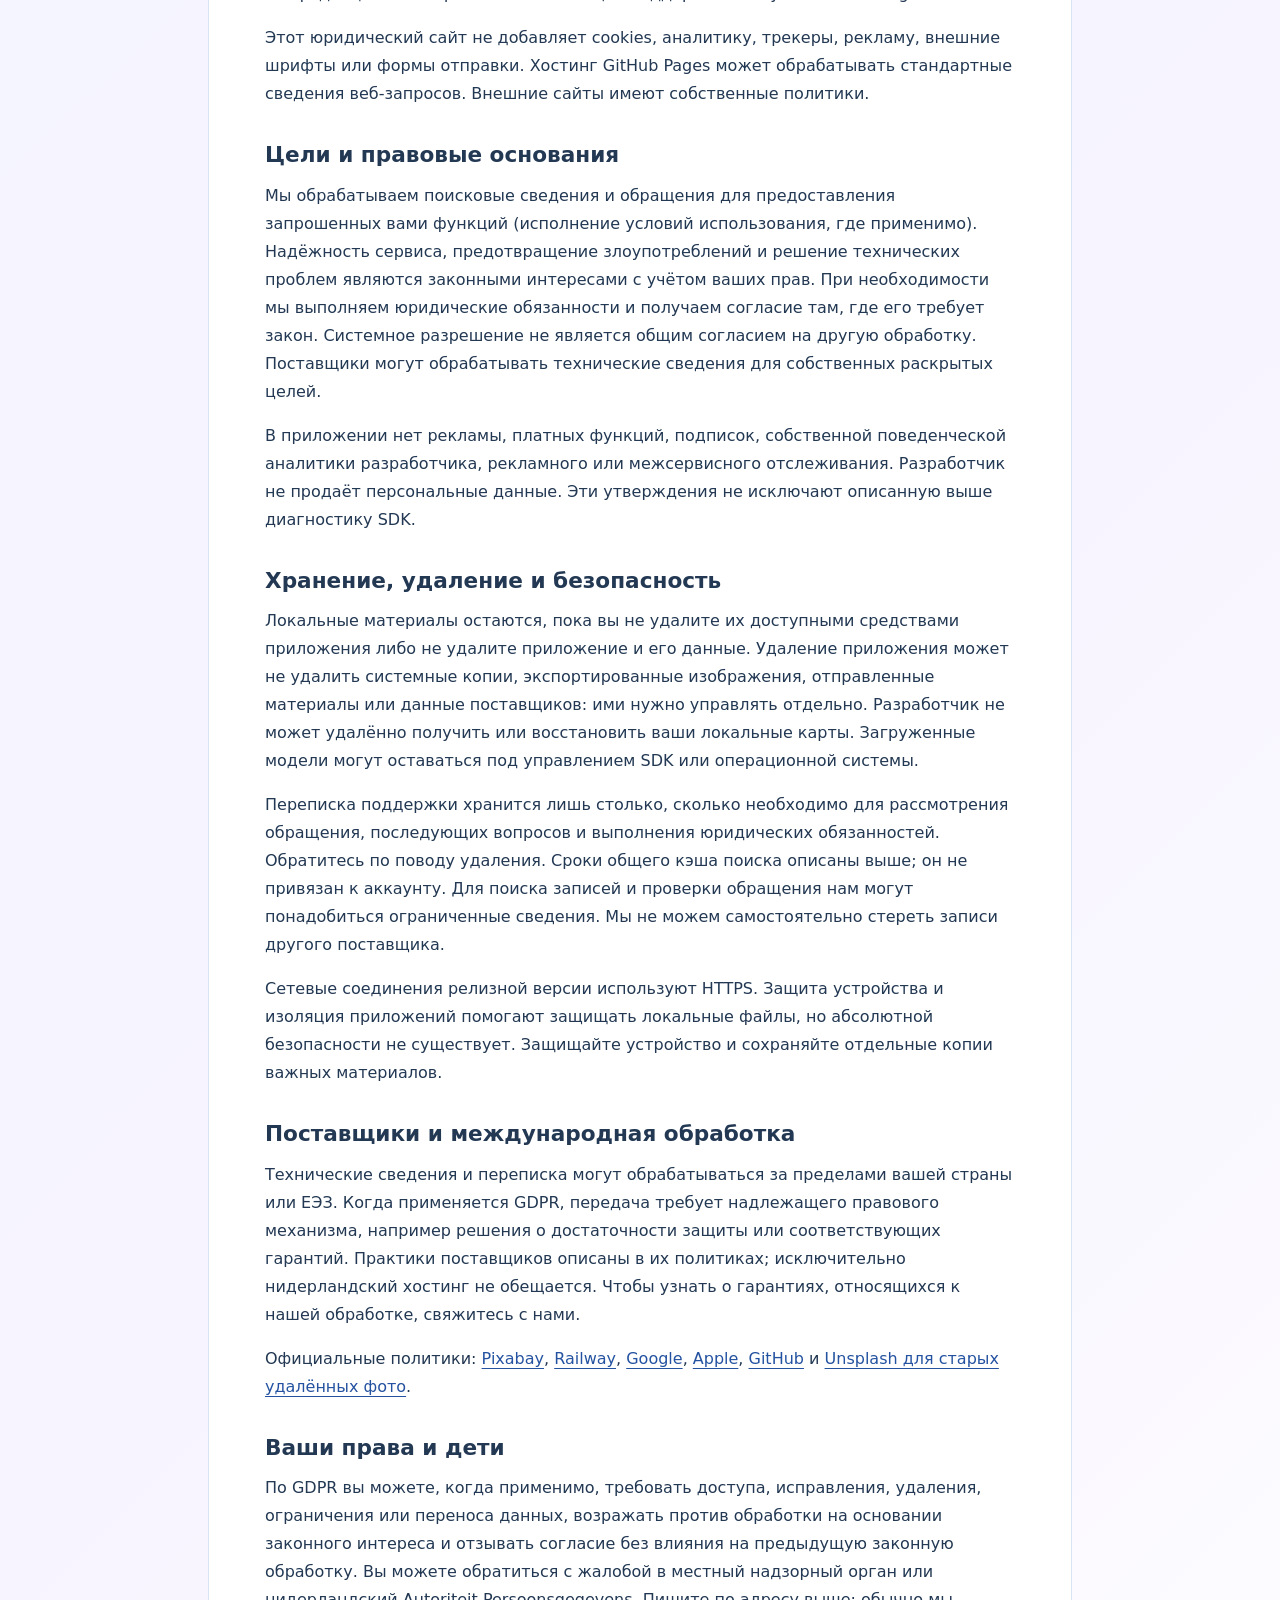
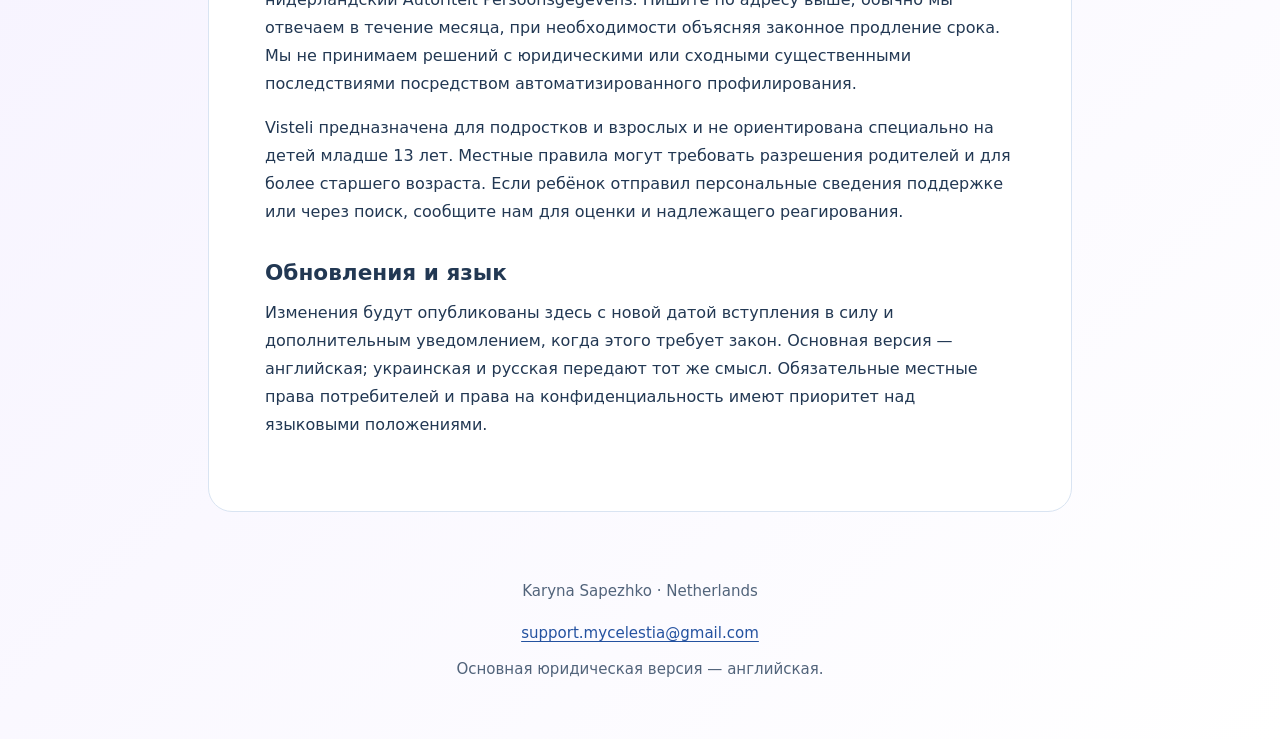
<file: privacy/ru/index.html>
<!doctype html>
<html lang="ru"><head><meta charset="utf-8"><meta name="viewport" content="width=device-width, initial-scale=1"><meta name="referrer" content="no-referrer"><meta http-equiv="Content-Security-Policy" content="default-src 'none'; style-src 'self'; base-uri 'none'; form-action 'none'"><title>Политика конфиденциальности · Visteli</title><meta name="description" content="Visteli — Политика конфиденциальности. Karyna Sapezhko. Дата вступления в силу: 28 сентября 2026 года."><link rel="stylesheet" href="../../style.css"></head>
<body><a class="skip" href="#main">Перейти к содержанию</a>
<header><a class="brand" href="../../index.html">Visteli</a>
<nav aria-label="Документы"><a href="../../privacy/ru/" aria-current="page">Политика конфиденциальности</a><a href="../../terms/ru/">Условия использования</a><a href="../../support/ru/">Поддержка</a>
</nav></header>

<main id="main"><div class="eyebrow">Visteli</div><h1>Политика конфиденциальности</h1>
<nav class="languages" aria-label="Язык документа"><a href="../../privacy/" lang="en" hreflang="en">EN</a><a href="../../privacy/uk/" lang="uk" hreflang="uk">УКР</a><a href="../../privacy/ru/" lang="ru" hreflang="ru" aria-current="page">RU</a>
</nav><p class="date">Дата вступления в силу: 28 сентября 2026 года</p>
<p class="date">Дата обновления: 19 октября 2026 года</p>
<nav class="toc" aria-label="На этой странице"><strong>На этой странице</strong><ol><li><a href="#section-1">Кто отвечает за обработку</a></li><li><a href="#section-2">Ваши материалы хранятся локально</a></li><li><a href="#section-3">Фотографии, экспорт и разрешения</a></li><li><a href="#section-4">Поиск и загрузка фотографий</a></li><li><a href="#section-5">Локальные инструменты и Google ML Kit</a></li><li><a href="#section-6">Поддержка и этот сайт</a></li><li><a href="#section-7">Цели и правовые основания</a></li><li><a href="#section-8">Хранение, удаление и безопасность</a></li><li><a href="#section-9">Поставщики и международная обработка</a></li><li><a href="#section-10">Ваши права и дети</a></li><li><a href="#section-11">Обновления и язык</a></li></ol>
</nav>
<section aria-labelledby="section-1">
<h2 id="section-1">Кто отвечает за обработку</h2>
<p>Visteli — бесплатное приложение для карт желаний и планирования личных целей. Разработчик — Karyna Sapezhko, физическое лицо, проживающее в Нидерландах. По вопросам конфиденциальности пишите на <a href="mailto:support.mycelestia@gmail.com">support.mycelestia@gmail.com</a>. Karyna Sapezhko отвечает за описанную здесь обработку, осуществляемую для Visteli.</p>
</section>
<section aria-labelledby="section-2">
<h2 id="section-2">Ваши материалы хранятся локально</h2>
<p>Карты, желания, сохранённые черновики желаний, описания, этапы, заметки о продвижении, суммы, необязательное имя профиля, настройки и копии выбранных личных фотографий и фото Pixabay хранятся на вашем устройстве. В Visteli нет аккаунтов и облачной синхронизации от разработчика. Создание, редактирование или просмотр материалов само по себе не передаёт ваши карты, личные тексты или фотографии сервису приложения. Поисковые слова и сведения, которые вы сознательно отправляете поддержке, обрабатываются отдельно, как описано ниже.</p>
<p>Системные резервные копии и синхронизация медиатеки Apple, Google или другого выбранного вами поставщика могут включать локальные файлы в зависимости от настроек устройства. Это не облачные копии Visteli. Старые карты могут содержать удалённые фото Unsplash: при показе они загружаются с Unsplash, а их постоянная доступность офлайн не гарантируется.</p>
</section>
<section aria-labelledby="section-3">
<h2 id="section-3">Фотографии, экспорт и разрешения</h2>
<p>Приложение использует системный выбор фотографий для доступа к изображениям, которые вы выбираете. Если этого требует операционная система, оно запрашивает разрешение на доступ к медиатеке. Сохранение экспортированного изображения в «Фото», передача в другое приложение и установка обоев на Android происходят только по вашему действию. Приложение-получатель обрабатывает отправленные вами материалы по своим правилам. Разрешениями можно управлять в настройках устройства. Visteli не запрашивает доступ к камере, микрофону, контактам или геолокации устройства.</p>
<p>На Android 8 и 9 при сохранении открывается системное окно выбора файла, где можно указать место сохранения изображения; на более новых версиях Android изображение сохраняется в медиатеку устройства.</p>
</section>
<section aria-labelledby="section-4">
<h2 id="section-4">Поиск и загрузка фотографий</h2>
<p>Когда вы отправляете поисковый запрос, приложение передаёт текст, язык поиска, поставщика и номер страницы своему сервису на Railway через HTTPS методом POST в JSON-теле. В URL между приложением и сервисом текста поиска нет. Далее сервис передаёт запрос Pixabay, чей API использует параметр в HTTPS-адресе. Не вводите конфиденциальные сведения в поиск фотографий.</p>
<p>Код приложения и сервера не записывает текст поиска или тела запросов в журналы. Однако сервис сохраняет параметры запросов и результаты в общем кэше без аккаунтов или персональной истории поиска. Результаты повторно используются в течение 24 часов. Записи старше семи дней удаляются при очистке; точное время удаления не гарантируется, если сервис неактивен.</p>
<p>Миниатюры загружаются напрямую с адресов Pixabay/CDN. Выбранное фото Pixabay загружается через сервис приложения и сохраняется локально. Сервис может временно кэшировать выбранное общедоступное изображение. Сведения о происхождении фото остаются доступны в приложении. Railway, поставщики изображений и сетевые операторы могут обрабатывать IP-адреса, время запросов, запрошенные ресурсы и стандартные сведения о соединении; сроки хранения у поставщиков определяются их правилами.</p>
</section>
<section aria-labelledby="section-5">
<h2 id="section-5">Локальные инструменты и Google ML Kit</h2>
<p>Перевод поиска выполняется на устройстве и не переводит содержимое ваших желаний. При необходимости языковые модели загружаются с Google. Для вырезания объектов используются Apple Vision на iOS и Google ML Kit subject segmentation на Android. Обработка происходит на устройстве; Android может потребоваться загрузка соответствующего модуля.</p>
<p>Локальная обработка не означает отсутствия сетевой активности SDK. Google ML Kit отправляет техническую диагностику и метрики использования: сведения об устройстве и приложении, идентификаторы установки, производительность, события, ошибки и языковые настройки. Google указывает на внутреннее использование сервисов Firebase в компоненте перевода. Это не создаёт аккаунт Visteli и не загружает карту в Firebase. ML Kit не отправляет входные тексты, изображения или результаты их обработки на серверы Google для перевода или сегментации. См. <a href="https://developers.google.com/ml-kit/terms">сведения о конфиденциальности ML Kit</a>.</p>
</section>
<section aria-labelledby="section-6">
<h2 id="section-6">Поддержка и этот сайт</h2>
<p>Если вы решите отправить письмо, мы получим ваш электронный адрес, сообщение и вложения. Приложение подготавливает безопасные технические сведения: версию и номер сборки, операционную систему, модель устройства, язык приложения и контекст проблемы. Вы просматриваете и отправляете письмо в почтовом приложении; открытие письма не означает отправку. Не присылайте пароли и конфиденциальные фото. Почтовый ящик поддержки обслуживается Google.</p>
<p>Этот юридический сайт не добавляет cookies, аналитику, трекеры, рекламу, внешние шрифты или формы отправки. Хостинг GitHub Pages может обрабатывать стандартные сведения веб-запросов. Внешние сайты имеют собственные политики.</p>
</section>
<section aria-labelledby="section-7">
<h2 id="section-7">Цели и правовые основания</h2>
<p>Мы обрабатываем поисковые сведения и обращения для предоставления запрошенных вами функций (исполнение условий использования, где применимо). Надёжность сервиса, предотвращение злоупотреблений и решение технических проблем являются законными интересами с учётом ваших прав. При необходимости мы выполняем юридические обязанности и получаем согласие там, где его требует закон. Системное разрешение не является общим согласием на другую обработку. Поставщики могут обрабатывать технические сведения для собственных раскрытых целей.</p>
<p>В приложении нет рекламы, платных функций, подписок, собственной поведенческой аналитики разработчика, рекламного или межсервисного отслеживания. Разработчик не продаёт персональные данные. Эти утверждения не исключают описанную выше диагностику SDK.</p>
</section>
<section aria-labelledby="section-8">
<h2 id="section-8">Хранение, удаление и безопасность</h2>
<p>Локальные материалы остаются, пока вы не удалите их доступными средствами приложения либо не удалите приложение и его данные. Удаление приложения может не удалить системные копии, экспортированные изображения, отправленные материалы или данные поставщиков: ими нужно управлять отдельно. Разработчик не может удалённо получить или восстановить ваши локальные карты. Загруженные модели могут оставаться под управлением SDK или операционной системы.</p>
<p>Переписка поддержки хранится лишь столько, сколько необходимо для рассмотрения обращения, последующих вопросов и выполнения юридических обязанностей. Обратитесь по поводу удаления. Сроки общего кэша поиска описаны выше; он не привязан к аккаунту. Для поиска записей и проверки обращения нам могут понадобиться ограниченные сведения. Мы не можем самостоятельно стереть записи другого поставщика.</p>
<p>Сетевые соединения релизной версии используют HTTPS. Защита устройства и изоляция приложений помогают защищать локальные файлы, но абсолютной безопасности не существует. Защищайте устройство и сохраняйте отдельные копии важных материалов.</p>
</section>
<section aria-labelledby="section-9">
<h2 id="section-9">Поставщики и международная обработка</h2>
<p>Технические сведения и переписка могут обрабатываться за пределами вашей страны или ЕЭЗ. Когда применяется GDPR, передача требует надлежащего правового механизма, например решения о достаточности защиты или соответствующих гарантий. Практики поставщиков описаны в их политиках; исключительно нидерландский хостинг не обещается. Чтобы узнать о гарантиях, относящихся к нашей обработке, свяжитесь с нами.</p>
<p>Официальные политики: <a href="https://pixabay.com/service/privacy/">Pixabay</a>, <a href="https://railway.com/legal/privacy">Railway</a>, <a href="https://policies.google.com/privacy">Google</a>, <a href="https://www.apple.com/legal/privacy/">Apple</a>, <a href="https://docs.github.com/en/site-policy/privacy-policies/github-general-privacy-statement">GitHub</a> и <a href="https://unsplash.com/privacy">Unsplash для старых удалённых фото</a>.</p>
</section>
<section aria-labelledby="section-10">
<h2 id="section-10">Ваши права и дети</h2>
<p>По GDPR вы можете, когда применимо, требовать доступа, исправления, удаления, ограничения или переноса данных, возражать против обработки на основании законного интереса и отзывать согласие без влияния на предыдущую законную обработку. Вы можете обратиться с жалобой в местный надзорный орган или нидерландский Autoriteit Persoonsgegevens. Пишите по адресу выше; обычно мы отвечаем в течение месяца, при необходимости объясняя законное продление срока. Мы не принимаем решений с юридическими или сходными существенными последствиями посредством автоматизированного профилирования.</p>
<p>Visteli предназначена для подростков и взрослых и не ориентирована специально на детей младше 13 лет. Местные правила могут требовать разрешения родителей и для более старшего возраста. Если ребёнок отправил персональные сведения поддержке или через поиск, сообщите нам для оценки и надлежащего реагирования.</p>
</section>
<section aria-labelledby="section-11">
<h2 id="section-11">Обновления и язык</h2>
<p>Изменения будут опубликованы здесь с новой датой вступления в силу и дополнительным уведомлением, когда этого требует закон. Основная версия — английская; украинская и русская передают тот же смысл. Обязательные местные права потребителей и права на конфиденциальность имеют приоритет над языковыми положениями.</p>
</section></main>

<footer>
<p>Karyna Sapezhko · Netherlands</p><a href="mailto:support.mycelestia@gmail.com">support.mycelestia@gmail.com</a>
<p>Основная юридическая версия — английская.</p></footer></body></html>
</file>
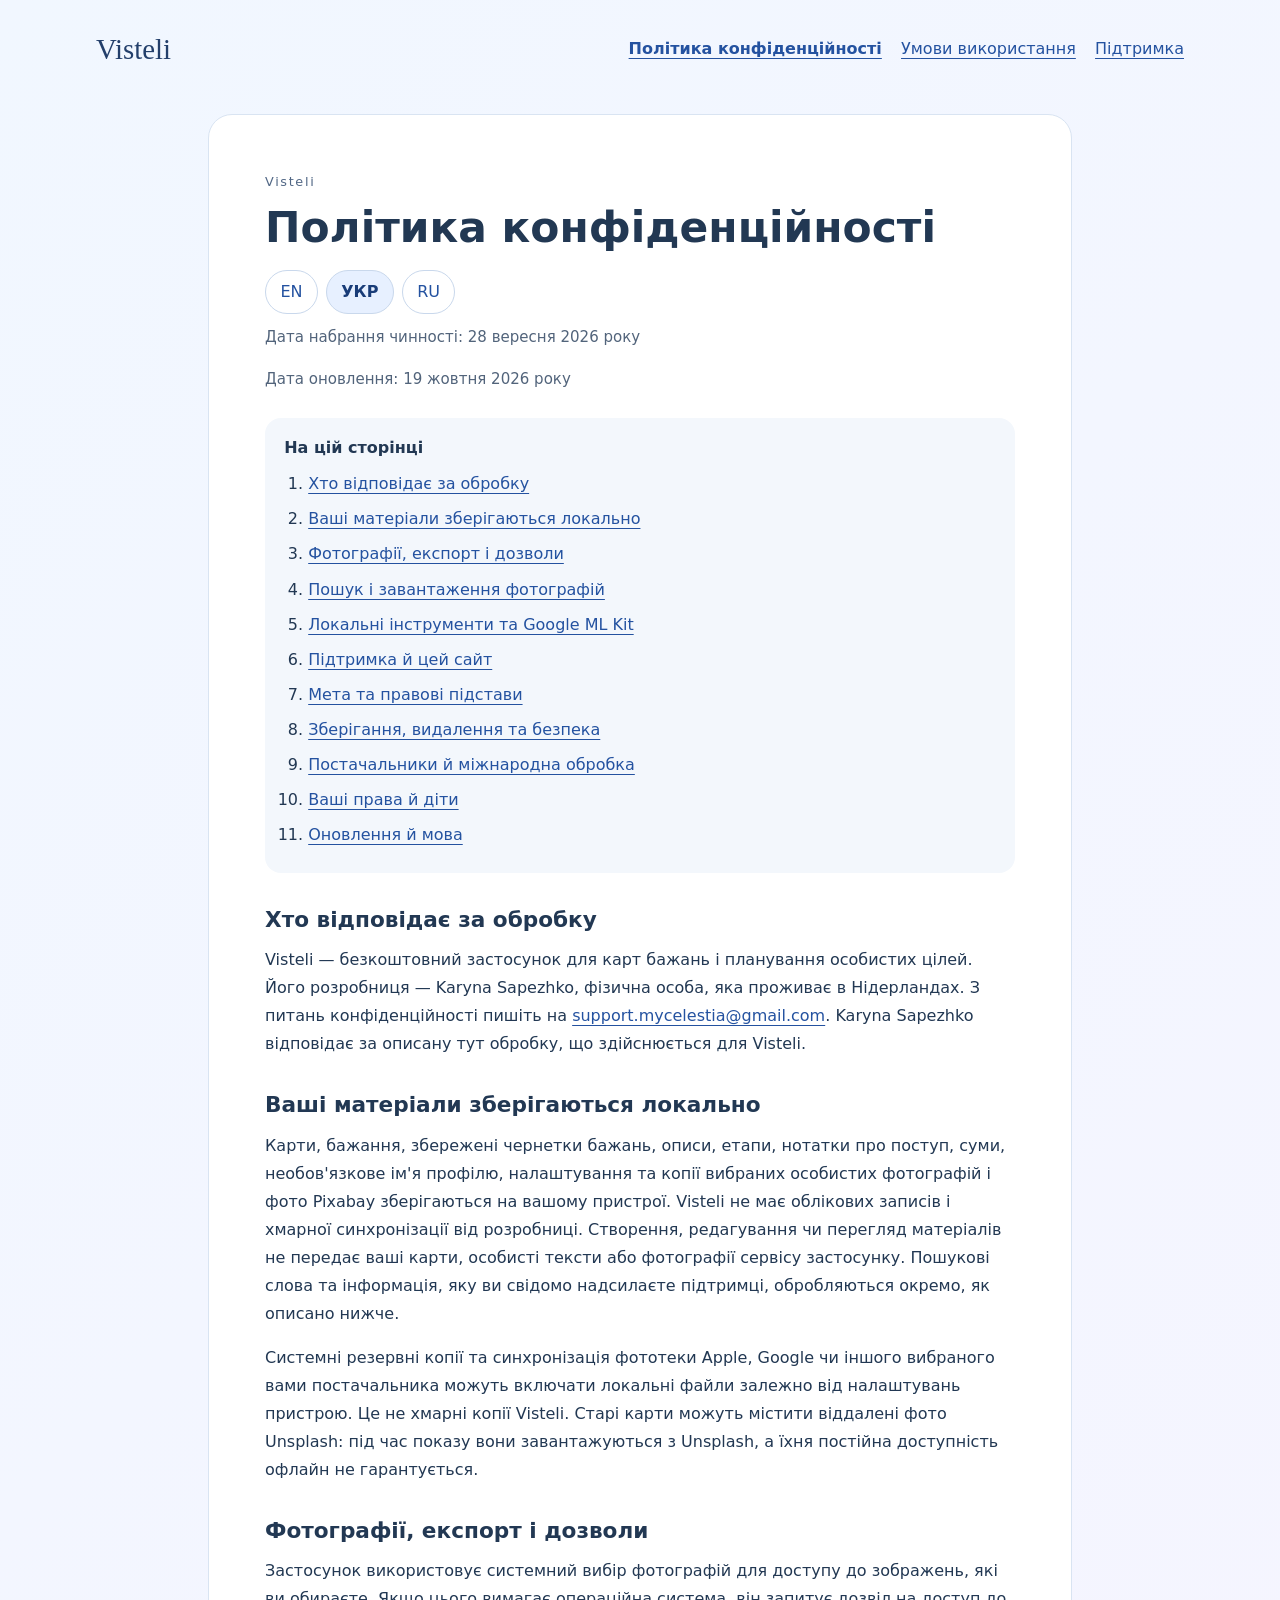
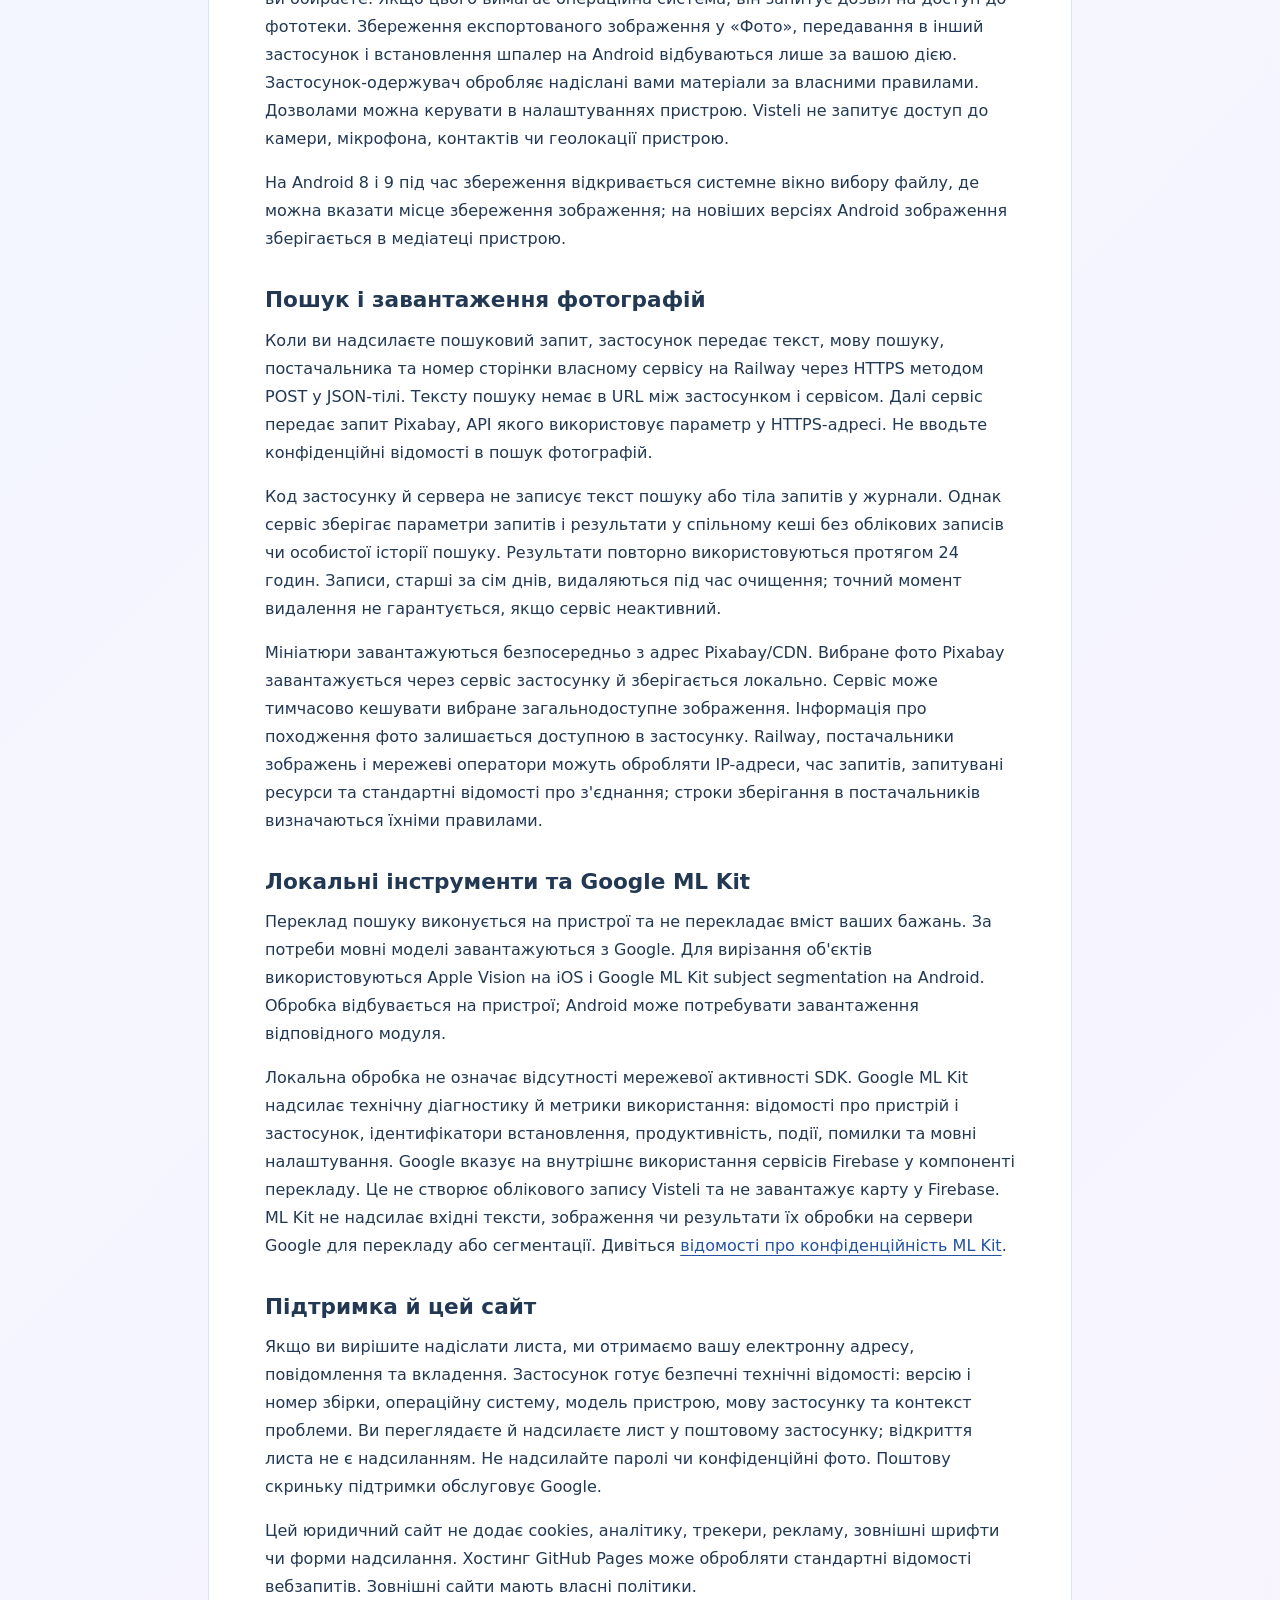
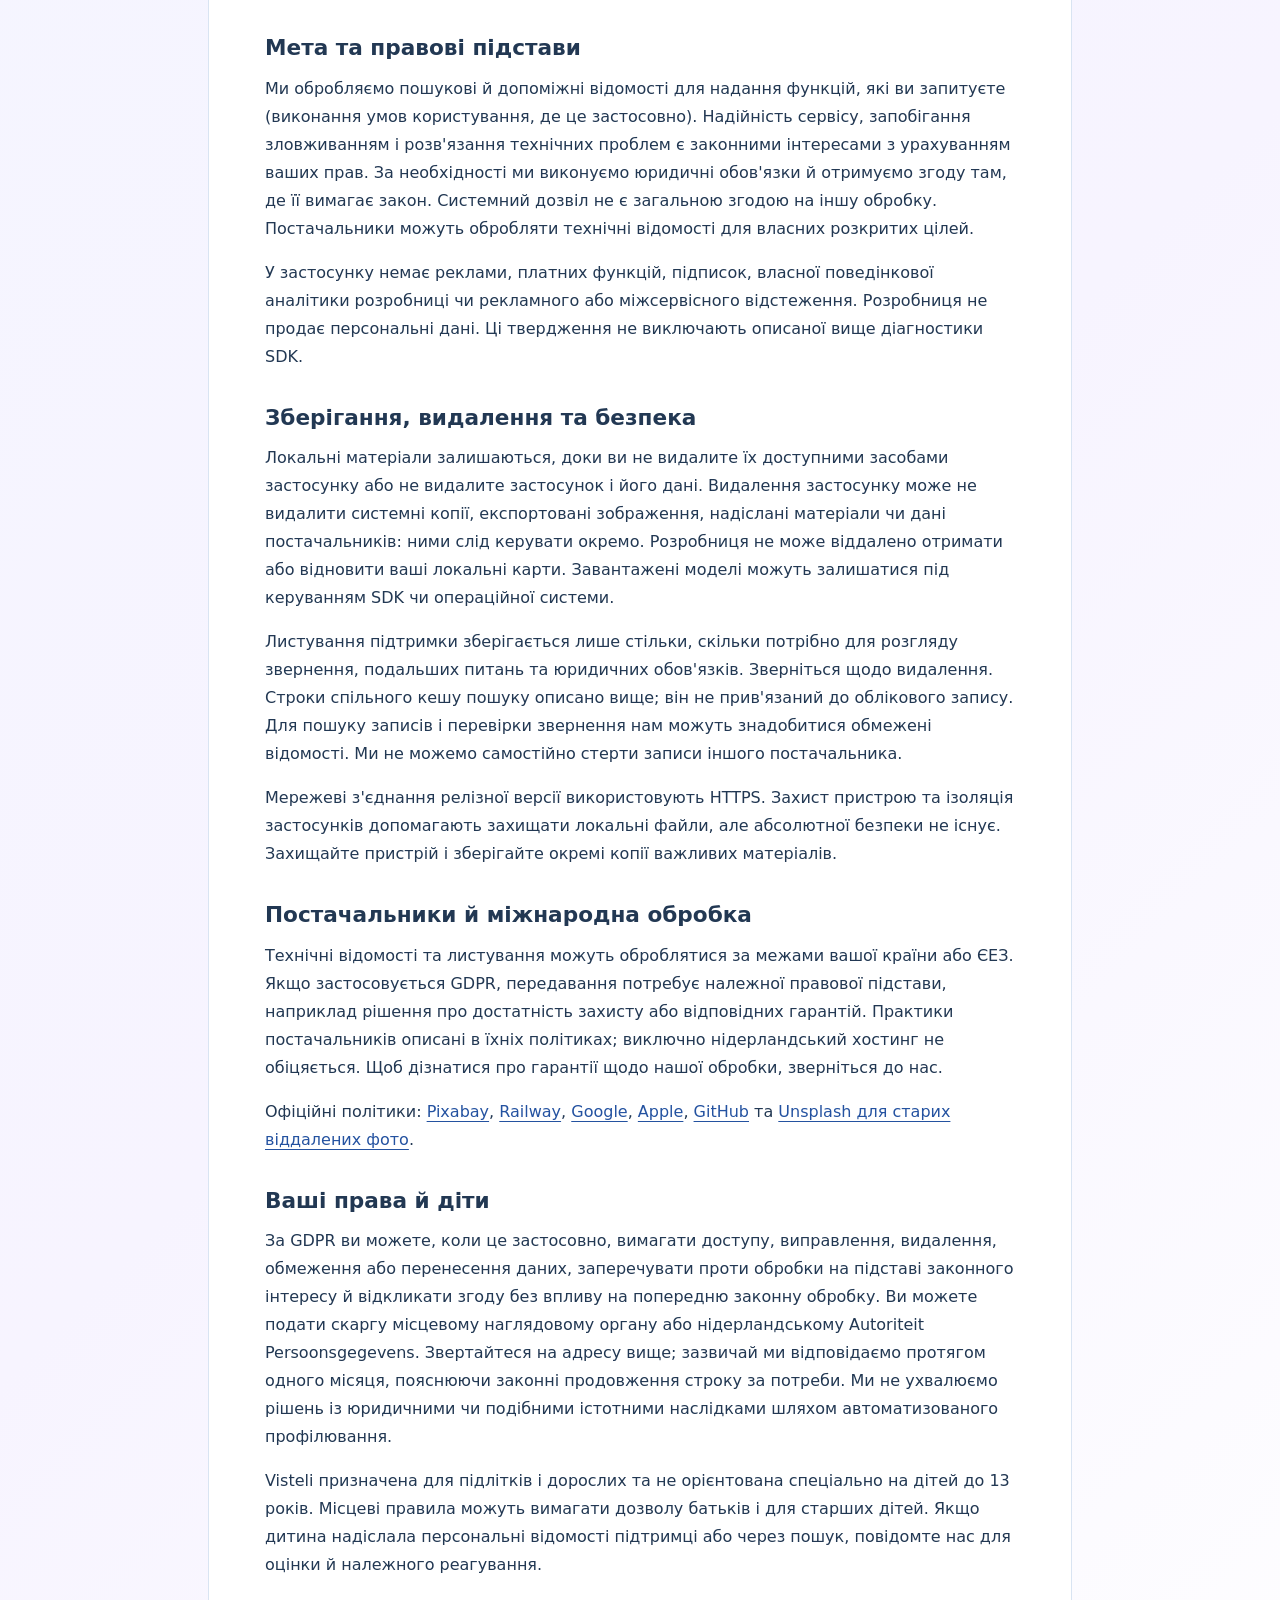
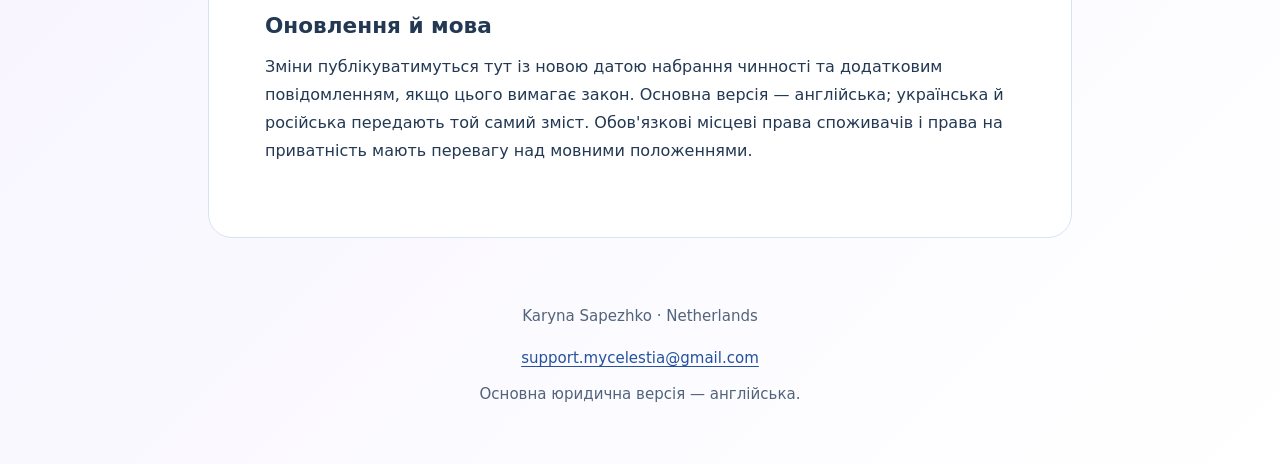
<file: privacy/uk/index.html>
<!doctype html>
<html lang="uk"><head><meta charset="utf-8"><meta name="viewport" content="width=device-width, initial-scale=1"><meta name="referrer" content="no-referrer"><meta http-equiv="Content-Security-Policy" content="default-src 'none'; style-src 'self'; base-uri 'none'; form-action 'none'"><title>Політика конфіденційності · Visteli</title><meta name="description" content="Visteli — Політика конфіденційності. Karyna Sapezhko. Дата набрання чинності: 28 вересня 2026 року."><link rel="stylesheet" href="../../style.css"></head>
<body><a class="skip" href="#main">Перейти до змісту</a>
<header><a class="brand" href="../../index.html">Visteli</a>
<nav aria-label="Документи"><a href="../../privacy/uk/" aria-current="page">Політика конфіденційності</a><a href="../../terms/uk/">Умови використання</a><a href="../../support/uk/">Підтримка</a>
</nav></header>

<main id="main"><div class="eyebrow">Visteli</div><h1>Політика конфіденційності</h1>
<nav class="languages" aria-label="Мова документа"><a href="../../privacy/" lang="en" hreflang="en">EN</a><a href="../../privacy/uk/" lang="uk" hreflang="uk" aria-current="page">УКР</a><a href="../../privacy/ru/" lang="ru" hreflang="ru">RU</a>
</nav><p class="date">Дата набрання чинності: 28 вересня 2026 року</p>
<p class="date">Дата оновлення: 19 жовтня 2026 року</p>
<nav class="toc" aria-label="На цій сторінці"><strong>На цій сторінці</strong><ol><li><a href="#section-1">Хто відповідає за обробку</a></li><li><a href="#section-2">Ваші матеріали зберігаються локально</a></li><li><a href="#section-3">Фотографії, експорт і дозволи</a></li><li><a href="#section-4">Пошук і завантаження фотографій</a></li><li><a href="#section-5">Локальні інструменти та Google ML Kit</a></li><li><a href="#section-6">Підтримка й цей сайт</a></li><li><a href="#section-7">Мета та правові підстави</a></li><li><a href="#section-8">Зберігання, видалення та безпека</a></li><li><a href="#section-9">Постачальники й міжнародна обробка</a></li><li><a href="#section-10">Ваші права й діти</a></li><li><a href="#section-11">Оновлення й мова</a></li></ol>
</nav>
<section aria-labelledby="section-1">
<h2 id="section-1">Хто відповідає за обробку</h2>
<p>Visteli — безкоштовний застосунок для карт бажань і планування особистих цілей. Його розробниця — Karyna Sapezhko, фізична особа, яка проживає в Нідерландах. З питань конфіденційності пишіть на <a href="mailto:support.mycelestia@gmail.com">support.mycelestia@gmail.com</a>. Karyna Sapezhko відповідає за описану тут обробку, що здійснюється для Visteli.</p>
</section>
<section aria-labelledby="section-2">
<h2 id="section-2">Ваші матеріали зберігаються локально</h2>
<p>Карти, бажання, збережені чернетки бажань, описи, етапи, нотатки про поступ, суми, необов'язкове ім'я профілю, налаштування та копії вибраних особистих фотографій і фото Pixabay зберігаються на вашому пристрої. Visteli не має облікових записів і хмарної синхронізації від розробниці. Створення, редагування чи перегляд матеріалів не передає ваші карти, особисті тексти або фотографії сервісу застосунку. Пошукові слова та інформація, яку ви свідомо надсилаєте підтримці, обробляються окремо, як описано нижче.</p>
<p>Системні резервні копії та синхронізація фототеки Apple, Google чи іншого вибраного вами постачальника можуть включати локальні файли залежно від налаштувань пристрою. Це не хмарні копії Visteli. Старі карти можуть містити віддалені фото Unsplash: під час показу вони завантажуються з Unsplash, а їхня постійна доступність офлайн не гарантується.</p>
</section>
<section aria-labelledby="section-3">
<h2 id="section-3">Фотографії, експорт і дозволи</h2>
<p>Застосунок використовує системний вибір фотографій для доступу до зображень, які ви обираєте. Якщо цього вимагає операційна система, він запитує дозвіл на доступ до фототеки. Збереження експортованого зображення у «Фото», передавання в інший застосунок і встановлення шпалер на Android відбуваються лише за вашою дією. Застосунок-одержувач обробляє надіслані вами матеріали за власними правилами. Дозволами можна керувати в налаштуваннях пристрою. Visteli не запитує доступ до камери, мікрофона, контактів чи геолокації пристрою.</p>
<p>На Android 8 і 9 під час збереження відкривається системне вікно вибору файлу, де можна вказати місце збереження зображення; на новіших версіях Android зображення зберігається в медіатеці пристрою.</p>
</section>
<section aria-labelledby="section-4">
<h2 id="section-4">Пошук і завантаження фотографій</h2>
<p>Коли ви надсилаєте пошуковий запит, застосунок передає текст, мову пошуку, постачальника та номер сторінки власному сервісу на Railway через HTTPS методом POST у JSON-тілі. Тексту пошуку немає в URL між застосунком і сервісом. Далі сервіс передає запит Pixabay, API якого використовує параметр у HTTPS-адресі. Не вводьте конфіденційні відомості в пошук фотографій.</p>
<p>Код застосунку й сервера не записує текст пошуку або тіла запитів у журнали. Однак сервіс зберігає параметри запитів і результати у спільному кеші без облікових записів чи особистої історії пошуку. Результати повторно використовуються протягом 24 годин. Записи, старші за сім днів, видаляються під час очищення; точний момент видалення не гарантується, якщо сервіс неактивний.</p>
<p>Мініатюри завантажуються безпосередньо з адрес Pixabay/CDN. Вибране фото Pixabay завантажується через сервіс застосунку й зберігається локально. Сервіс може тимчасово кешувати вибране загальнодоступне зображення. Інформація про походження фото залишається доступною в застосунку. Railway, постачальники зображень і мережеві оператори можуть обробляти IP-адреси, час запитів, запитувані ресурси та стандартні відомості про з'єднання; строки зберігання в постачальників визначаються їхніми правилами.</p>
</section>
<section aria-labelledby="section-5">
<h2 id="section-5">Локальні інструменти та Google ML Kit</h2>
<p>Переклад пошуку виконується на пристрої та не перекладає вміст ваших бажань. За потреби мовні моделі завантажуються з Google. Для вирізання об'єктів використовуються Apple Vision на iOS і Google ML Kit subject segmentation на Android. Обробка відбувається на пристрої; Android може потребувати завантаження відповідного модуля.</p>
<p>Локальна обробка не означає відсутності мережевої активності SDK. Google ML Kit надсилає технічну діагностику й метрики використання: відомості про пристрій і застосунок, ідентифікатори встановлення, продуктивність, події, помилки та мовні налаштування. Google вказує на внутрішнє використання сервісів Firebase у компоненті перекладу. Це не створює облікового запису Visteli та не завантажує карту у Firebase. ML Kit не надсилає вхідні тексти, зображення чи результати їх обробки на сервери Google для перекладу або сегментації. Дивіться <a href="https://developers.google.com/ml-kit/terms">відомості про конфіденційність ML Kit</a>.</p>
</section>
<section aria-labelledby="section-6">
<h2 id="section-6">Підтримка й цей сайт</h2>
<p>Якщо ви вирішите надіслати листа, ми отримаємо вашу електронну адресу, повідомлення та вкладення. Застосунок готує безпечні технічні відомості: версію і номер збірки, операційну систему, модель пристрою, мову застосунку та контекст проблеми. Ви переглядаєте й надсилаєте лист у поштовому застосунку; відкриття листа не є надсиланням. Не надсилайте паролі чи конфіденційні фото. Поштову скриньку підтримки обслуговує Google.</p>
<p>Цей юридичний сайт не додає cookies, аналітику, трекери, рекламу, зовнішні шрифти чи форми надсилання. Хостинг GitHub Pages може обробляти стандартні відомості вебзапитів. Зовнішні сайти мають власні політики.</p>
</section>
<section aria-labelledby="section-7">
<h2 id="section-7">Мета та правові підстави</h2>
<p>Ми обробляємо пошукові й допоміжні відомості для надання функцій, які ви запитуєте (виконання умов користування, де це застосовно). Надійність сервісу, запобігання зловживанням і розв'язання технічних проблем є законними інтересами з урахуванням ваших прав. За необхідності ми виконуємо юридичні обов'язки й отримуємо згоду там, де її вимагає закон. Системний дозвіл не є загальною згодою на іншу обробку. Постачальники можуть обробляти технічні відомості для власних розкритих цілей.</p>
<p>У застосунку немає реклами, платних функцій, підписок, власної поведінкової аналітики розробниці чи рекламного або міжсервісного відстеження. Розробниця не продає персональні дані. Ці твердження не виключають описаної вище діагностики SDK.</p>
</section>
<section aria-labelledby="section-8">
<h2 id="section-8">Зберігання, видалення та безпека</h2>
<p>Локальні матеріали залишаються, доки ви не видалите їх доступними засобами застосунку або не видалите застосунок і його дані. Видалення застосунку може не видалити системні копії, експортовані зображення, надіслані матеріали чи дані постачальників: ними слід керувати окремо. Розробниця не може віддалено отримати або відновити ваші локальні карти. Завантажені моделі можуть залишатися під керуванням SDK чи операційної системи.</p>
<p>Листування підтримки зберігається лише стільки, скільки потрібно для розгляду звернення, подальших питань та юридичних обов'язків. Зверніться щодо видалення. Строки спільного кешу пошуку описано вище; він не прив'язаний до облікового запису. Для пошуку записів і перевірки звернення нам можуть знадобитися обмежені відомості. Ми не можемо самостійно стерти записи іншого постачальника.</p>
<p>Мережеві з'єднання релізної версії використовують HTTPS. Захист пристрою та ізоляція застосунків допомагають захищати локальні файли, але абсолютної безпеки не існує. Захищайте пристрій і зберігайте окремі копії важливих матеріалів.</p>
</section>
<section aria-labelledby="section-9">
<h2 id="section-9">Постачальники й міжнародна обробка</h2>
<p>Технічні відомості та листування можуть оброблятися за межами вашої країни або ЄЕЗ. Якщо застосовується GDPR, передавання потребує належної правової підстави, наприклад рішення про достатність захисту або відповідних гарантій. Практики постачальників описані в їхніх політиках; виключно нідерландський хостинг не обіцяється. Щоб дізнатися про гарантії щодо нашої обробки, зверніться до нас.</p>
<p>Офіційні політики: <a href="https://pixabay.com/service/privacy/">Pixabay</a>, <a href="https://railway.com/legal/privacy">Railway</a>, <a href="https://policies.google.com/privacy">Google</a>, <a href="https://www.apple.com/legal/privacy/">Apple</a>, <a href="https://docs.github.com/en/site-policy/privacy-policies/github-general-privacy-statement">GitHub</a> та <a href="https://unsplash.com/privacy">Unsplash для старих віддалених фото</a>.</p>
</section>
<section aria-labelledby="section-10">
<h2 id="section-10">Ваші права й діти</h2>
<p>За GDPR ви можете, коли це застосовно, вимагати доступу, виправлення, видалення, обмеження або перенесення даних, заперечувати проти обробки на підставі законного інтересу й відкликати згоду без впливу на попередню законну обробку. Ви можете подати скаргу місцевому наглядовому органу або нідерландському Autoriteit Persoonsgegevens. Звертайтеся на адресу вище; зазвичай ми відповідаємо протягом одного місяця, пояснюючи законні продовження строку за потреби. Ми не ухвалюємо рішень із юридичними чи подібними істотними наслідками шляхом автоматизованого профілювання.</p>
<p>Visteli призначена для підлітків і дорослих та не орієнтована спеціально на дітей до 13 років. Місцеві правила можуть вимагати дозволу батьків і для старших дітей. Якщо дитина надіслала персональні відомості підтримці або через пошук, повідомте нас для оцінки й належного реагування.</p>
</section>
<section aria-labelledby="section-11">
<h2 id="section-11">Оновлення й мова</h2>
<p>Зміни публікуватимуться тут із новою датою набрання чинності та додатковим повідомленням, якщо цього вимагає закон. Основна версія — англійська; українська й російська передають той самий зміст. Обов'язкові місцеві права споживачів і права на приватність мають перевагу над мовними положеннями.</p>
</section></main>

<footer>
<p>Karyna Sapezhko · Netherlands</p><a href="mailto:support.mycelestia@gmail.com">support.mycelestia@gmail.com</a>
<p>Основна юридична версія — англійська.</p></footer></body></html>
</file>
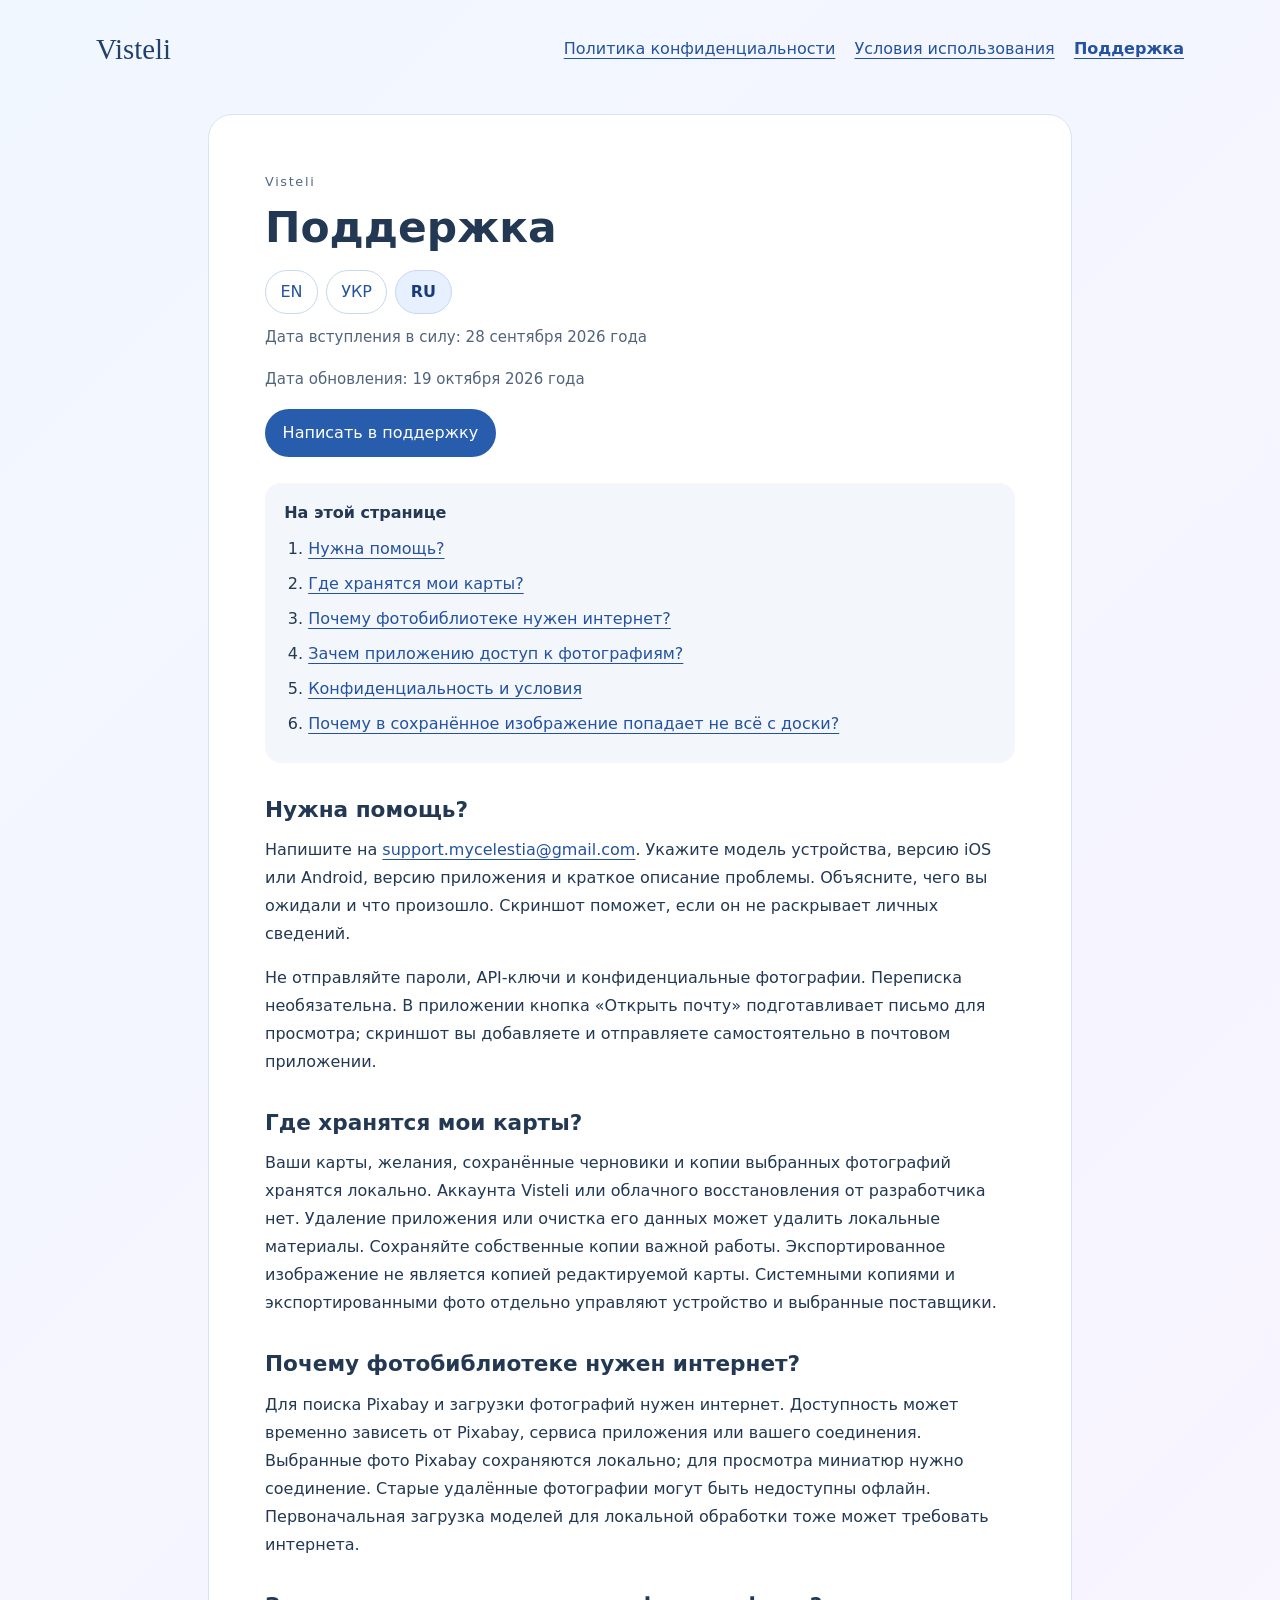
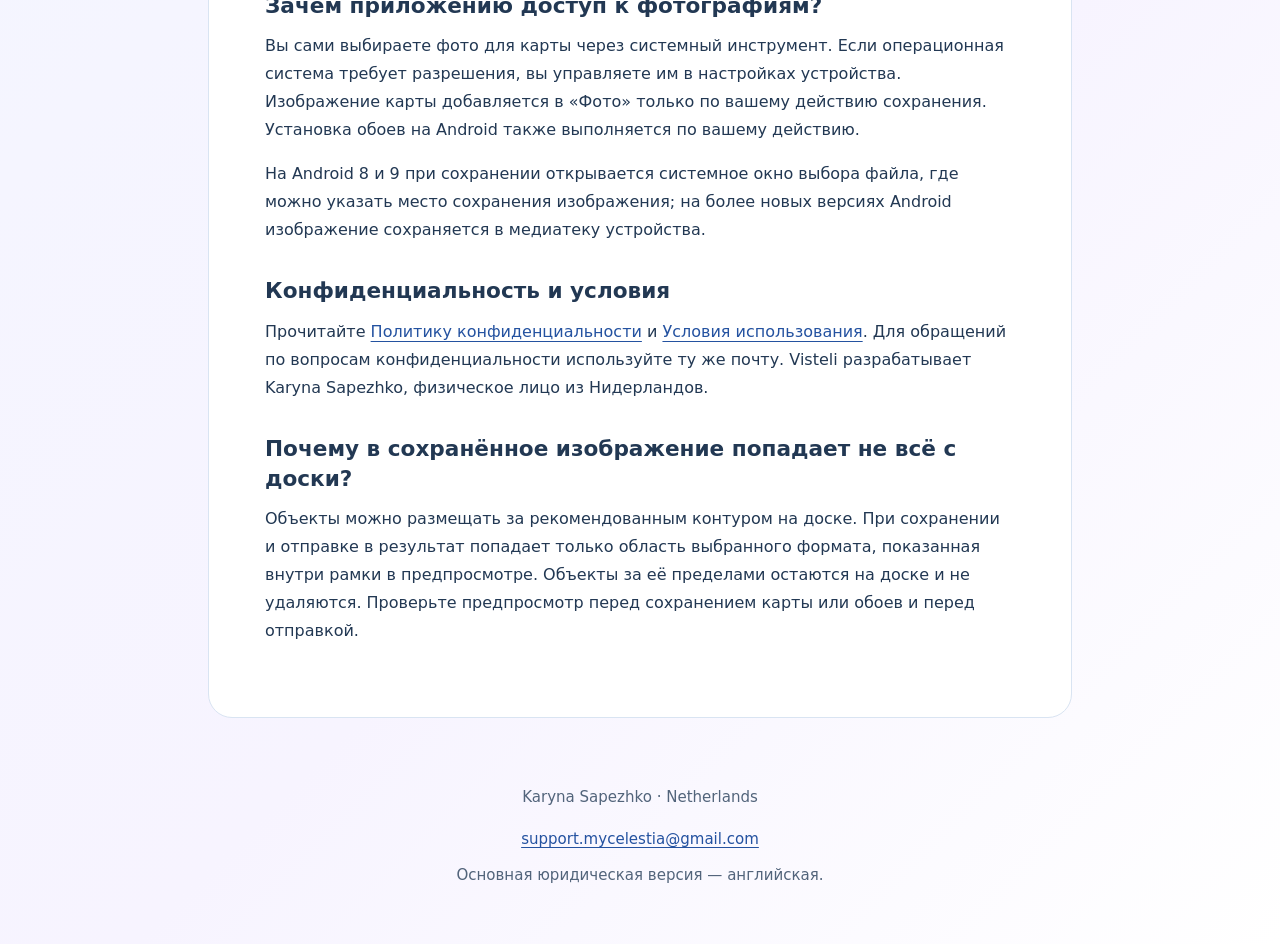
<file: support/ru/index.html>
<!doctype html>
<html lang="ru"><head><meta charset="utf-8"><meta name="viewport" content="width=device-width, initial-scale=1"><meta name="referrer" content="no-referrer"><meta http-equiv="Content-Security-Policy" content="default-src 'none'; style-src 'self'; base-uri 'none'; form-action 'none'"><title>Поддержка · Visteli</title><meta name="description" content="Visteli — Поддержка. Karyna Sapezhko. Дата вступления в силу: 28 сентября 2026 года."><link rel="stylesheet" href="../../style.css"></head>
<body><a class="skip" href="#main">Перейти к содержанию</a>
<header><a class="brand" href="../../index.html">Visteli</a>
<nav aria-label="Документы"><a href="../../privacy/ru/">Политика конфиденциальности</a><a href="../../terms/ru/">Условия использования</a><a href="../../support/ru/" aria-current="page">Поддержка</a>
</nav></header>

<main id="main"><div class="eyebrow">Visteli</div><h1>Поддержка</h1>
<nav class="languages" aria-label="Язык документа"><a href="../../support/" lang="en" hreflang="en">EN</a><a href="../../support/uk/" lang="uk" hreflang="uk">УКР</a><a href="../../support/ru/" lang="ru" hreflang="ru" aria-current="page">RU</a>
</nav><p class="date">Дата вступления в силу: 28 сентября 2026 года</p>
<p class="date">Дата обновления: 19 октября 2026 года</p>
<p><a class="button" href="mailto:support.mycelestia@gmail.com?subject=Visteli%20support">Написать в поддержку</a></p>
<nav class="toc" aria-label="На этой странице"><strong>На этой странице</strong><ol><li><a href="#section-1">Нужна помощь?</a></li><li><a href="#section-2">Где хранятся мои карты?</a></li><li><a href="#section-3">Почему фотобиблиотеке нужен интернет?</a></li><li><a href="#section-4">Зачем приложению доступ к фотографиям?</a></li><li><a href="#section-5">Конфиденциальность и условия</a></li><li><a href="#section-6">Почему в сохранённое изображение попадает не всё с доски?</a></li></ol>
</nav>
<section aria-labelledby="section-1">
<h2 id="section-1">Нужна помощь?</h2>
<p>Напишите на <a href="mailto:support.mycelestia@gmail.com?subject=Visteli%20support">support.mycelestia@gmail.com</a>. Укажите модель устройства, версию iOS или Android, версию приложения и краткое описание проблемы. Объясните, чего вы ожидали и что произошло. Скриншот поможет, если он не раскрывает личных сведений.</p>
<p>Не отправляйте пароли, API-ключи и конфиденциальные фотографии. Переписка необязательна. В приложении кнопка «Открыть почту» подготавливает письмо для просмотра; скриншот вы добавляете и отправляете самостоятельно в почтовом приложении.</p>
</section>
<section aria-labelledby="section-2">
<h2 id="section-2">Где хранятся мои карты?</h2>
<p>Ваши карты, желания, сохранённые черновики и копии выбранных фотографий хранятся локально. Аккаунта Visteli или облачного восстановления от разработчика нет. Удаление приложения или очистка его данных может удалить локальные материалы. Сохраняйте собственные копии важной работы. Экспортированное изображение не является копией редактируемой карты. Системными копиями и экспортированными фото отдельно управляют устройство и выбранные поставщики.</p>
</section>
<section aria-labelledby="section-3">
<h2 id="section-3">Почему фотобиблиотеке нужен интернет?</h2>
<p>Для поиска Pixabay и загрузки фотографий нужен интернет. Доступность может временно зависеть от Pixabay, сервиса приложения или вашего соединения. Выбранные фото Pixabay сохраняются локально; для просмотра миниатюр нужно соединение. Старые удалённые фотографии могут быть недоступны офлайн. Первоначальная загрузка моделей для локальной обработки тоже может требовать интернета.</p>
</section>
<section aria-labelledby="section-4">
<h2 id="section-4">Зачем приложению доступ к фотографиям?</h2>
<p>Вы сами выбираете фото для карты через системный инструмент. Если операционная система требует разрешения, вы управляете им в настройках устройства. Изображение карты добавляется в «Фото» только по вашему действию сохранения. Установка обоев на Android также выполняется по вашему действию.</p>
<p>На Android 8 и 9 при сохранении открывается системное окно выбора файла, где можно указать место сохранения изображения; на более новых версиях Android изображение сохраняется в медиатеку устройства.</p>
</section>
<section aria-labelledby="section-5">
<h2 id="section-5">Конфиденциальность и условия</h2>
<p>Прочитайте <a href="../../privacy/ru/">Политику конфиденциальности</a> и <a href="../../terms/ru/">Условия использования</a>. Для обращений по вопросам конфиденциальности используйте ту же почту. Visteli разрабатывает Karyna Sapezhko, физическое лицо из Нидерландов.</p>
</section>
<section aria-labelledby="section-6">
<h2 id="section-6">Почему в сохранённое изображение попадает не всё с доски?</h2>
<p>Объекты можно размещать за рекомендованным контуром на доске. При сохранении и отправке в результат попадает только область выбранного формата, показанная внутри рамки в предпросмотре. Объекты за её пределами остаются на доске и не удаляются. Проверьте предпросмотр перед сохранением карты или обоев и перед отправкой.</p>
</section></main>

<footer>
<p>Karyna Sapezhko · Netherlands</p><a href="mailto:support.mycelestia@gmail.com">support.mycelestia@gmail.com</a>
<p>Основная юридическая версия — английская.</p></footer></body></html>
</file>
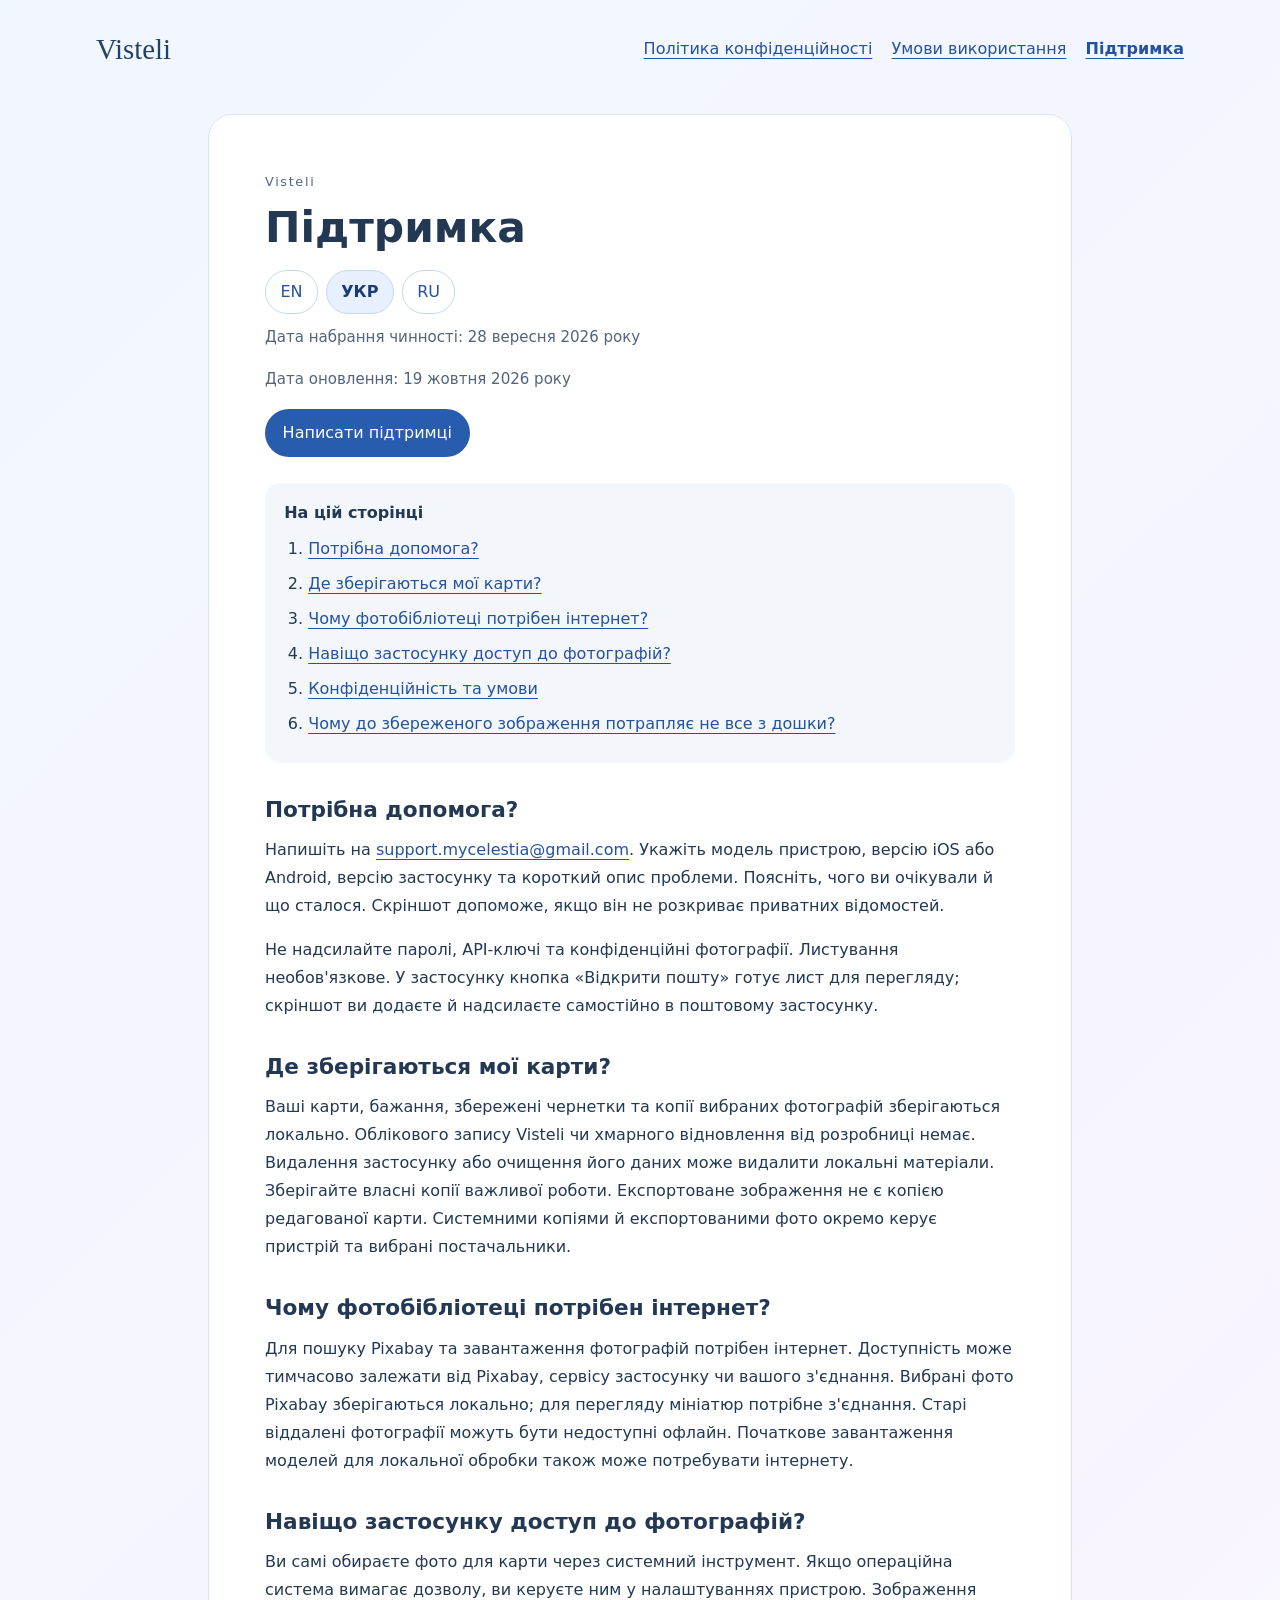
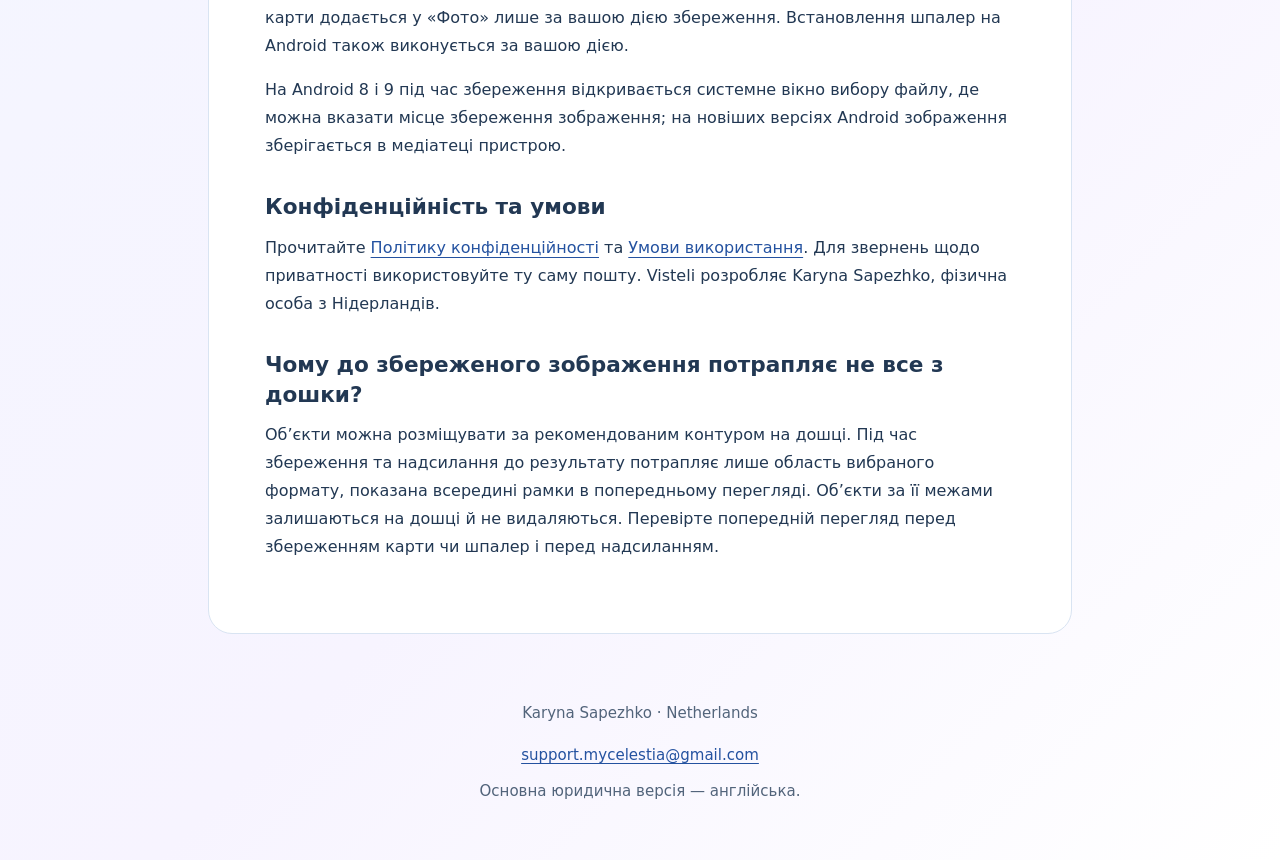
<file: support/uk/index.html>
<!doctype html>
<html lang="uk"><head><meta charset="utf-8"><meta name="viewport" content="width=device-width, initial-scale=1"><meta name="referrer" content="no-referrer"><meta http-equiv="Content-Security-Policy" content="default-src 'none'; style-src 'self'; base-uri 'none'; form-action 'none'"><title>Підтримка · Visteli</title><meta name="description" content="Visteli — Підтримка. Karyna Sapezhko. Дата набрання чинності: 28 вересня 2026 року."><link rel="stylesheet" href="../../style.css"></head>
<body><a class="skip" href="#main">Перейти до змісту</a>
<header><a class="brand" href="../../index.html">Visteli</a>
<nav aria-label="Документи"><a href="../../privacy/uk/">Політика конфіденційності</a><a href="../../terms/uk/">Умови використання</a><a href="../../support/uk/" aria-current="page">Підтримка</a>
</nav></header>

<main id="main"><div class="eyebrow">Visteli</div><h1>Підтримка</h1>
<nav class="languages" aria-label="Мова документа"><a href="../../support/" lang="en" hreflang="en">EN</a><a href="../../support/uk/" lang="uk" hreflang="uk" aria-current="page">УКР</a><a href="../../support/ru/" lang="ru" hreflang="ru">RU</a>
</nav><p class="date">Дата набрання чинності: 28 вересня 2026 року</p>
<p class="date">Дата оновлення: 19 жовтня 2026 року</p>
<p><a class="button" href="mailto:support.mycelestia@gmail.com?subject=Visteli%20support">Написати підтримці</a></p>
<nav class="toc" aria-label="На цій сторінці"><strong>На цій сторінці</strong><ol><li><a href="#section-1">Потрібна допомога?</a></li><li><a href="#section-2">Де зберігаються мої карти?</a></li><li><a href="#section-3">Чому фотобібліотеці потрібен інтернет?</a></li><li><a href="#section-4">Навіщо застосунку доступ до фотографій?</a></li><li><a href="#section-5">Конфіденційність та умови</a></li><li><a href="#section-6">Чому до збереженого зображення потрапляє не все з дошки?</a></li></ol>
</nav>
<section aria-labelledby="section-1">
<h2 id="section-1">Потрібна допомога?</h2>
<p>Напишіть на <a href="mailto:support.mycelestia@gmail.com?subject=Visteli%20support">support.mycelestia@gmail.com</a>. Укажіть модель пристрою, версію iOS або Android, версію застосунку та короткий опис проблеми. Поясніть, чого ви очікували й що сталося. Скріншот допоможе, якщо він не розкриває приватних відомостей.</p>
<p>Не надсилайте паролі, API-ключі та конфіденційні фотографії. Листування необов'язкове. У застосунку кнопка «Відкрити пошту» готує лист для перегляду; скріншот ви додаєте й надсилаєте самостійно в поштовому застосунку.</p>
</section>
<section aria-labelledby="section-2">
<h2 id="section-2">Де зберігаються мої карти?</h2>
<p>Ваші карти, бажання, збережені чернетки та копії вибраних фотографій зберігаються локально. Облікового запису Visteli чи хмарного відновлення від розробниці немає. Видалення застосунку або очищення його даних може видалити локальні матеріали. Зберігайте власні копії важливої роботи. Експортоване зображення не є копією редагованої карти. Системними копіями й експортованими фото окремо керує пристрій та вибрані постачальники.</p>
</section>
<section aria-labelledby="section-3">
<h2 id="section-3">Чому фотобібліотеці потрібен інтернет?</h2>
<p>Для пошуку Pixabay та завантаження фотографій потрібен інтернет. Доступність може тимчасово залежати від Pixabay, сервісу застосунку чи вашого з'єднання. Вибрані фото Pixabay зберігаються локально; для перегляду мініатюр потрібне з'єднання. Старі віддалені фотографії можуть бути недоступні офлайн. Початкове завантаження моделей для локальної обробки також може потребувати інтернету.</p>
</section>
<section aria-labelledby="section-4">
<h2 id="section-4">Навіщо застосунку доступ до фотографій?</h2>
<p>Ви самі обираєте фото для карти через системний інструмент. Якщо операційна система вимагає дозволу, ви керуєте ним у налаштуваннях пристрою. Зображення карти додається у «Фото» лише за вашою дією збереження. Встановлення шпалер на Android також виконується за вашою дією.</p>
<p>На Android 8 і 9 під час збереження відкривається системне вікно вибору файлу, де можна вказати місце збереження зображення; на новіших версіях Android зображення зберігається в медіатеці пристрою.</p>
</section>
<section aria-labelledby="section-5">
<h2 id="section-5">Конфіденційність та умови</h2>
<p>Прочитайте <a href="../../privacy/uk/">Політику конфіденційності</a> та <a href="../../terms/uk/">Умови використання</a>. Для звернень щодо приватності використовуйте ту саму пошту. Visteli розробляє Karyna Sapezhko, фізична особа з Нідерландів.</p>
</section>
<section aria-labelledby="section-6">
<h2 id="section-6">Чому до збереженого зображення потрапляє не все з дошки?</h2>
<p>Об’єкти можна розміщувати за рекомендованим контуром на дошці. Під час збереження та надсилання до результату потрапляє лише область вибраного формату, показана всередині рамки в попередньому перегляді. Об’єкти за її межами залишаються на дошці й не видаляються. Перевірте попередній перегляд перед збереженням карти чи шпалер і перед надсиланням.</p>
</section></main>

<footer>
<p>Karyna Sapezhko · Netherlands</p><a href="mailto:support.mycelestia@gmail.com">support.mycelestia@gmail.com</a>
<p>Основна юридична версія — англійська.</p></footer></body></html>
</file>
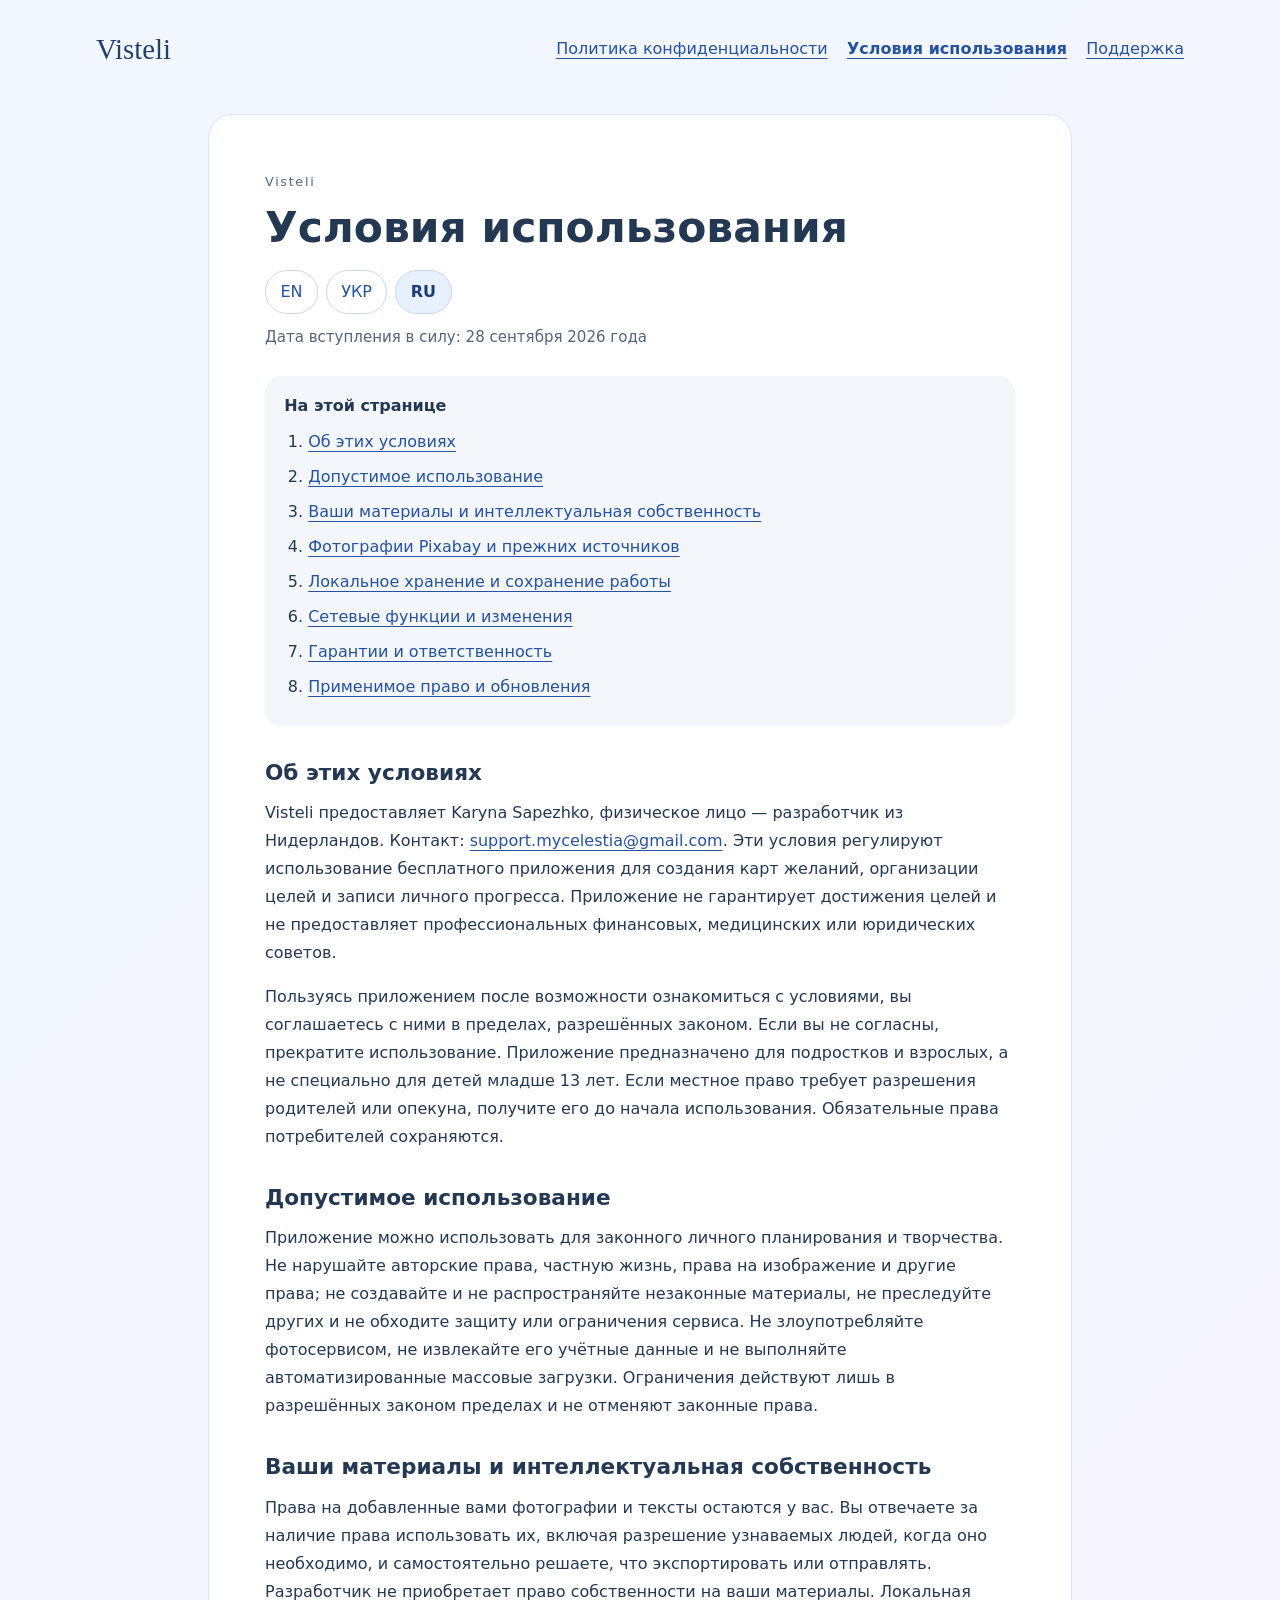
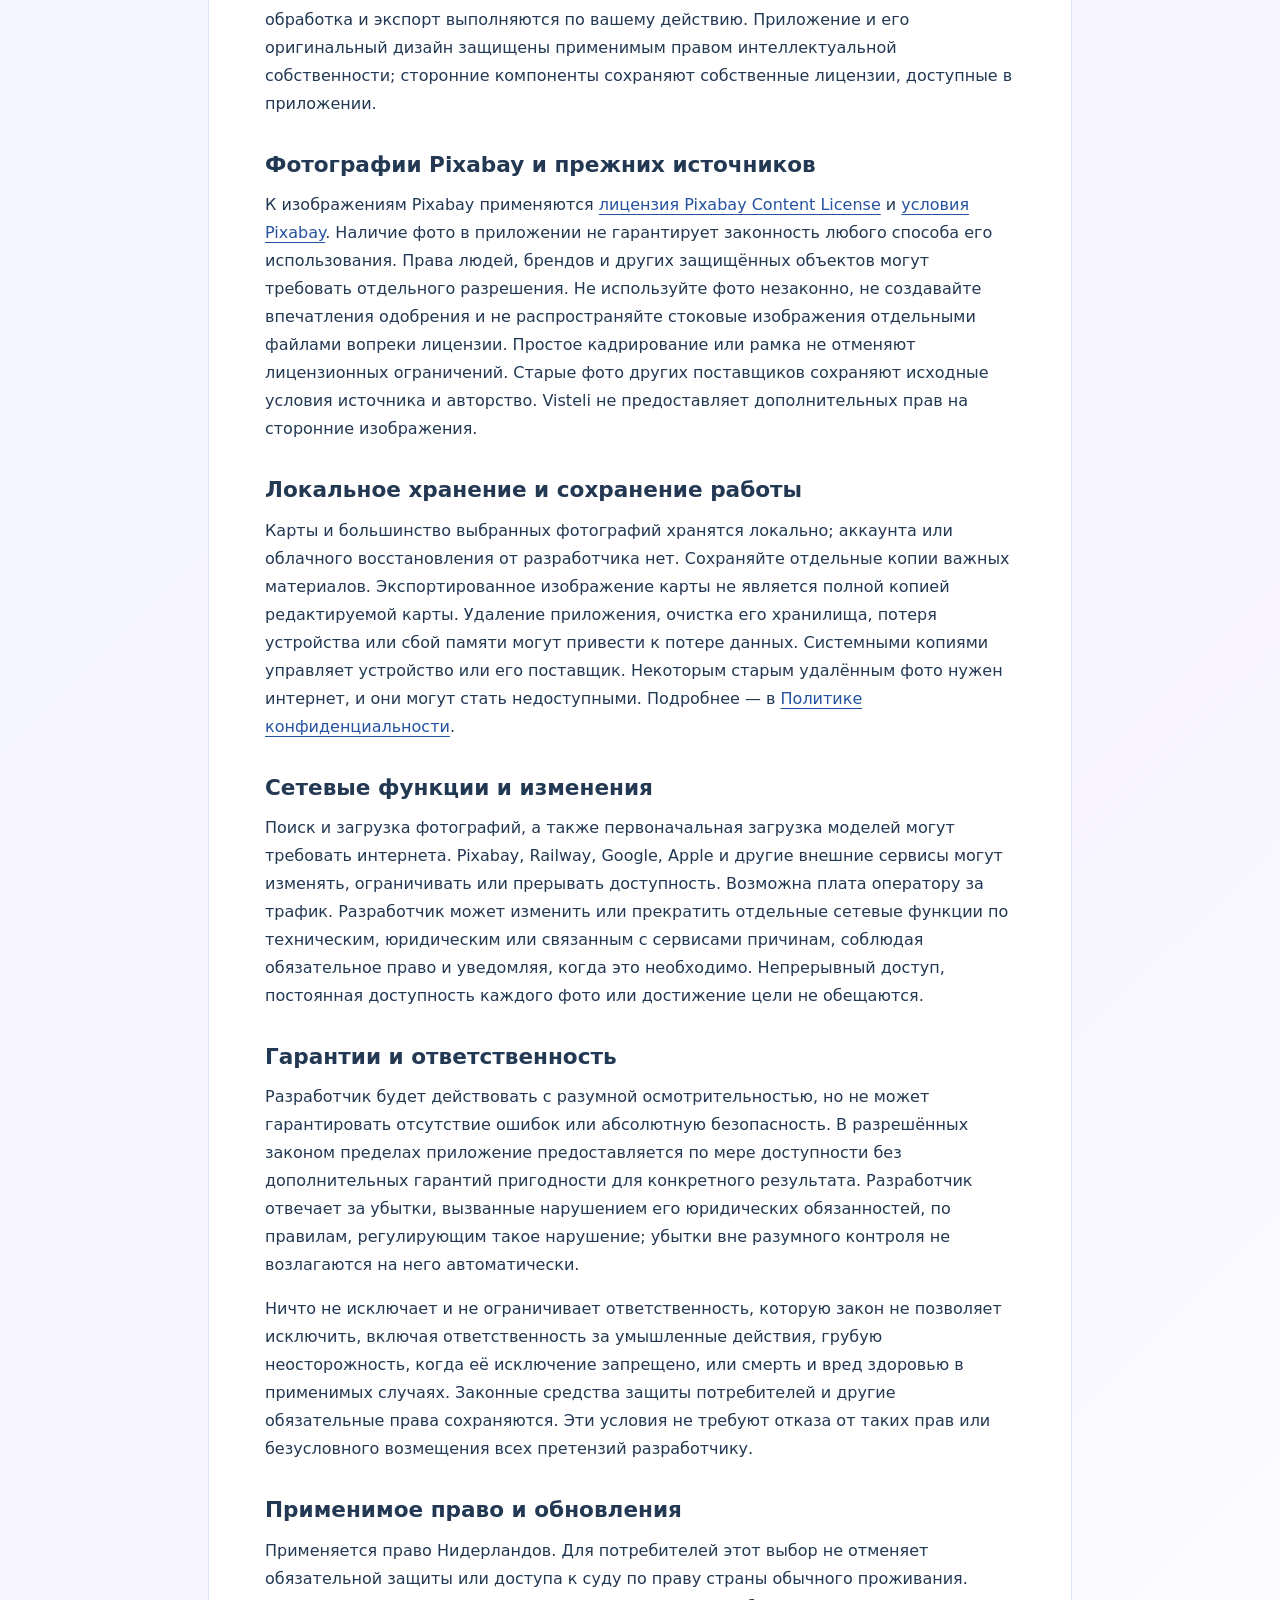
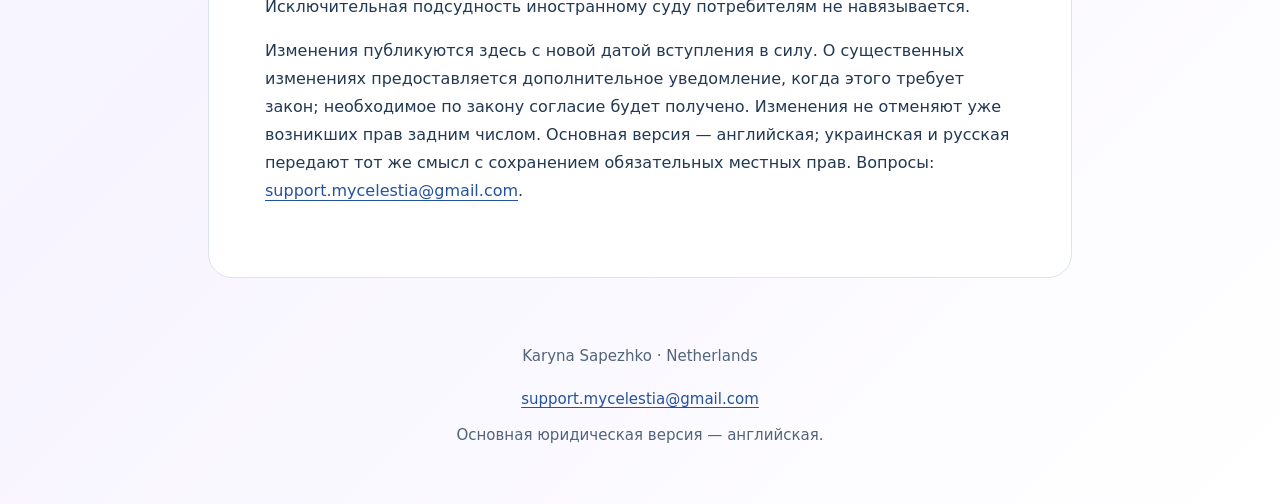
<file: terms/ru/index.html>
<!doctype html>
<html lang="ru"><head><meta charset="utf-8"><meta name="viewport" content="width=device-width, initial-scale=1"><meta name="referrer" content="no-referrer"><meta http-equiv="Content-Security-Policy" content="default-src 'none'; style-src 'self'; base-uri 'none'; form-action 'none'"><title>Условия использования · Visteli</title><meta name="description" content="Visteli — Условия использования. Karyna Sapezhko. Дата вступления в силу: 28 сентября 2026 года."><link rel="stylesheet" href="../../style.css"></head>
<body><a class="skip" href="#main">Перейти к содержанию</a>
<header><a class="brand" href="../../index.html">Visteli</a>
<nav aria-label="Документы"><a href="../../privacy/ru/">Политика конфиденциальности</a><a href="../../terms/ru/" aria-current="page">Условия использования</a><a href="../../support/ru/">Поддержка</a>
</nav></header>

<main id="main"><div class="eyebrow">Visteli</div><h1>Условия использования</h1>
<nav class="languages" aria-label="Язык документа"><a href="../../terms/" lang="en" hreflang="en">EN</a><a href="../../terms/uk/" lang="uk" hreflang="uk">УКР</a><a href="../../terms/ru/" lang="ru" hreflang="ru" aria-current="page">RU</a>
</nav><p class="date">Дата вступления в силу: 28 сентября 2026 года</p>
<nav class="toc" aria-label="На этой странице"><strong>На этой странице</strong><ol><li><a href="#section-1">Об этих условиях</a></li><li><a href="#section-2">Допустимое использование</a></li><li><a href="#section-3">Ваши материалы и интеллектуальная собственность</a></li><li><a href="#section-4">Фотографии Pixabay и прежних источников</a></li><li><a href="#section-5">Локальное хранение и сохранение работы</a></li><li><a href="#section-6">Сетевые функции и изменения</a></li><li><a href="#section-7">Гарантии и ответственность</a></li><li><a href="#section-8">Применимое право и обновления</a></li></ol>
</nav>
<section aria-labelledby="section-1">
<h2 id="section-1">Об этих условиях</h2>
<p>Visteli предоставляет Karyna Sapezhko, физическое лицо — разработчик из Нидерландов. Контакт: <a href="mailto:support.mycelestia@gmail.com">support.mycelestia@gmail.com</a>. Эти условия регулируют использование бесплатного приложения для создания карт желаний, организации целей и записи личного прогресса. Приложение не гарантирует достижения целей и не предоставляет профессиональных финансовых, медицинских или юридических советов.</p>
<p>Пользуясь приложением после возможности ознакомиться с условиями, вы соглашаетесь с ними в пределах, разрешённых законом. Если вы не согласны, прекратите использование. Приложение предназначено для подростков и взрослых, а не специально для детей младше 13 лет. Если местное право требует разрешения родителей или опекуна, получите его до начала использования. Обязательные права потребителей сохраняются.</p>
</section>
<section aria-labelledby="section-2">
<h2 id="section-2">Допустимое использование</h2>
<p>Приложение можно использовать для законного личного планирования и творчества. Не нарушайте авторские права, частную жизнь, права на изображение и другие права; не создавайте и не распространяйте незаконные материалы, не преследуйте других и не обходите защиту или ограничения сервиса. Не злоупотребляйте фотосервисом, не извлекайте его учётные данные и не выполняйте автоматизированные массовые загрузки. Ограничения действуют лишь в разрешённых законом пределах и не отменяют законные права.</p>
</section>
<section aria-labelledby="section-3">
<h2 id="section-3">Ваши материалы и интеллектуальная собственность</h2>
<p>Права на добавленные вами фотографии и тексты остаются у вас. Вы отвечаете за наличие права использовать их, включая разрешение узнаваемых людей, когда оно необходимо, и самостоятельно решаете, что экспортировать или отправлять. Разработчик не приобретает право собственности на ваши материалы. Локальная обработка и экспорт выполняются по вашему действию. Приложение и его оригинальный дизайн защищены применимым правом интеллектуальной собственности; сторонние компоненты сохраняют собственные лицензии, доступные в приложении.</p>
</section>
<section aria-labelledby="section-4">
<h2 id="section-4">Фотографии Pixabay и прежних источников</h2>
<p>К изображениям Pixabay применяются <a href="https://pixabay.com/service/license-summary/">лицензия Pixabay Content License</a> и <a href="https://pixabay.com/service/terms/">условия Pixabay</a>. Наличие фото в приложении не гарантирует законность любого способа его использования. Права людей, брендов и других защищённых объектов могут требовать отдельного разрешения. Не используйте фото незаконно, не создавайте впечатления одобрения и не распространяйте стоковые изображения отдельными файлами вопреки лицензии. Простое кадрирование или рамка не отменяют лицензионных ограничений. Старые фото других поставщиков сохраняют исходные условия источника и авторство. Visteli не предоставляет дополнительных прав на сторонние изображения.</p>
</section>
<section aria-labelledby="section-5">
<h2 id="section-5">Локальное хранение и сохранение работы</h2>
<p>Карты и большинство выбранных фотографий хранятся локально; аккаунта или облачного восстановления от разработчика нет. Сохраняйте отдельные копии важных материалов. Экспортированное изображение карты не является полной копией редактируемой карты. Удаление приложения, очистка его хранилища, потеря устройства или сбой памяти могут привести к потере данных. Системными копиями управляет устройство или его поставщик. Некоторым старым удалённым фото нужен интернет, и они могут стать недоступными. Подробнее — в <a href="../../privacy/ru/">Политике конфиденциальности</a>.</p>
</section>
<section aria-labelledby="section-6">
<h2 id="section-6">Сетевые функции и изменения</h2>
<p>Поиск и загрузка фотографий, а также первоначальная загрузка моделей могут требовать интернета. Pixabay, Railway, Google, Apple и другие внешние сервисы могут изменять, ограничивать или прерывать доступность. Возможна плата оператору за трафик. Разработчик может изменить или прекратить отдельные сетевые функции по техническим, юридическим или связанным с сервисами причинам, соблюдая обязательное право и уведомляя, когда это необходимо. Непрерывный доступ, постоянная доступность каждого фото или достижение цели не обещаются.</p>
</section>
<section aria-labelledby="section-7">
<h2 id="section-7">Гарантии и ответственность</h2>
<p>Разработчик будет действовать с разумной осмотрительностью, но не может гарантировать отсутствие ошибок или абсолютную безопасность. В разрешённых законом пределах приложение предоставляется по мере доступности без дополнительных гарантий пригодности для конкретного результата. Разработчик отвечает за убытки, вызванные нарушением его юридических обязанностей, по правилам, регулирующим такое нарушение; убытки вне разумного контроля не возлагаются на него автоматически.</p>
<p>Ничто не исключает и не ограничивает ответственность, которую закон не позволяет исключить, включая ответственность за умышленные действия, грубую неосторожность, когда её исключение запрещено, или смерть и вред здоровью в применимых случаях. Законные средства защиты потребителей и другие обязательные права сохраняются. Эти условия не требуют отказа от таких прав или безусловного возмещения всех претензий разработчику.</p>
</section>
<section aria-labelledby="section-8">
<h2 id="section-8">Применимое право и обновления</h2>
<p>Применяется право Нидерландов. Для потребителей этот выбор не отменяет обязательной защиты или доступа к суду по праву страны обычного проживания. Исключительная подсудность иностранному суду потребителям не навязывается.</p>
<p>Изменения публикуются здесь с новой датой вступления в силу. О существенных изменениях предоставляется дополнительное уведомление, когда этого требует закон; необходимое по закону согласие будет получено. Изменения не отменяют уже возникших прав задним числом. Основная версия — английская; украинская и русская передают тот же смысл с сохранением обязательных местных прав. Вопросы: <a href="mailto:support.mycelestia@gmail.com">support.mycelestia@gmail.com</a>.</p>
</section></main>

<footer>
<p>Karyna Sapezhko · Netherlands</p><a href="mailto:support.mycelestia@gmail.com">support.mycelestia@gmail.com</a>
<p>Основная юридическая версия — английская.</p></footer></body></html>
</file>
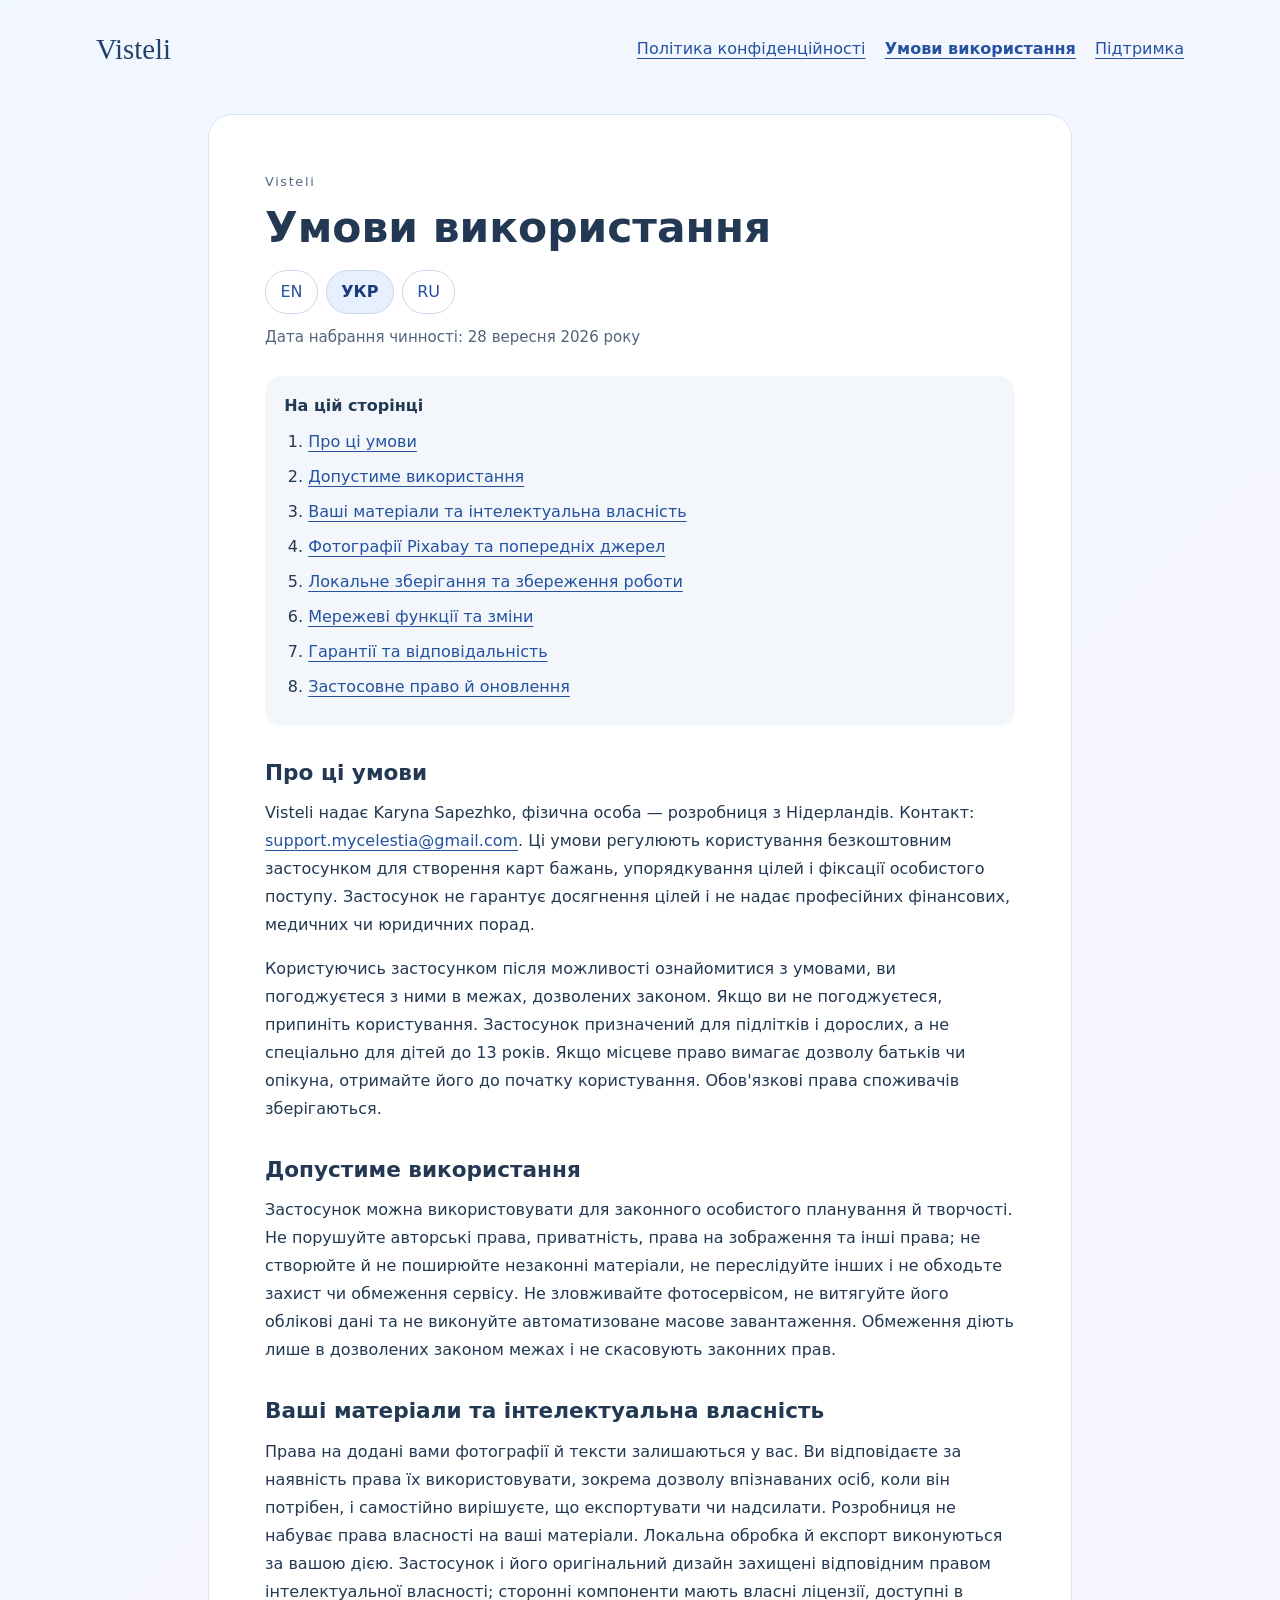
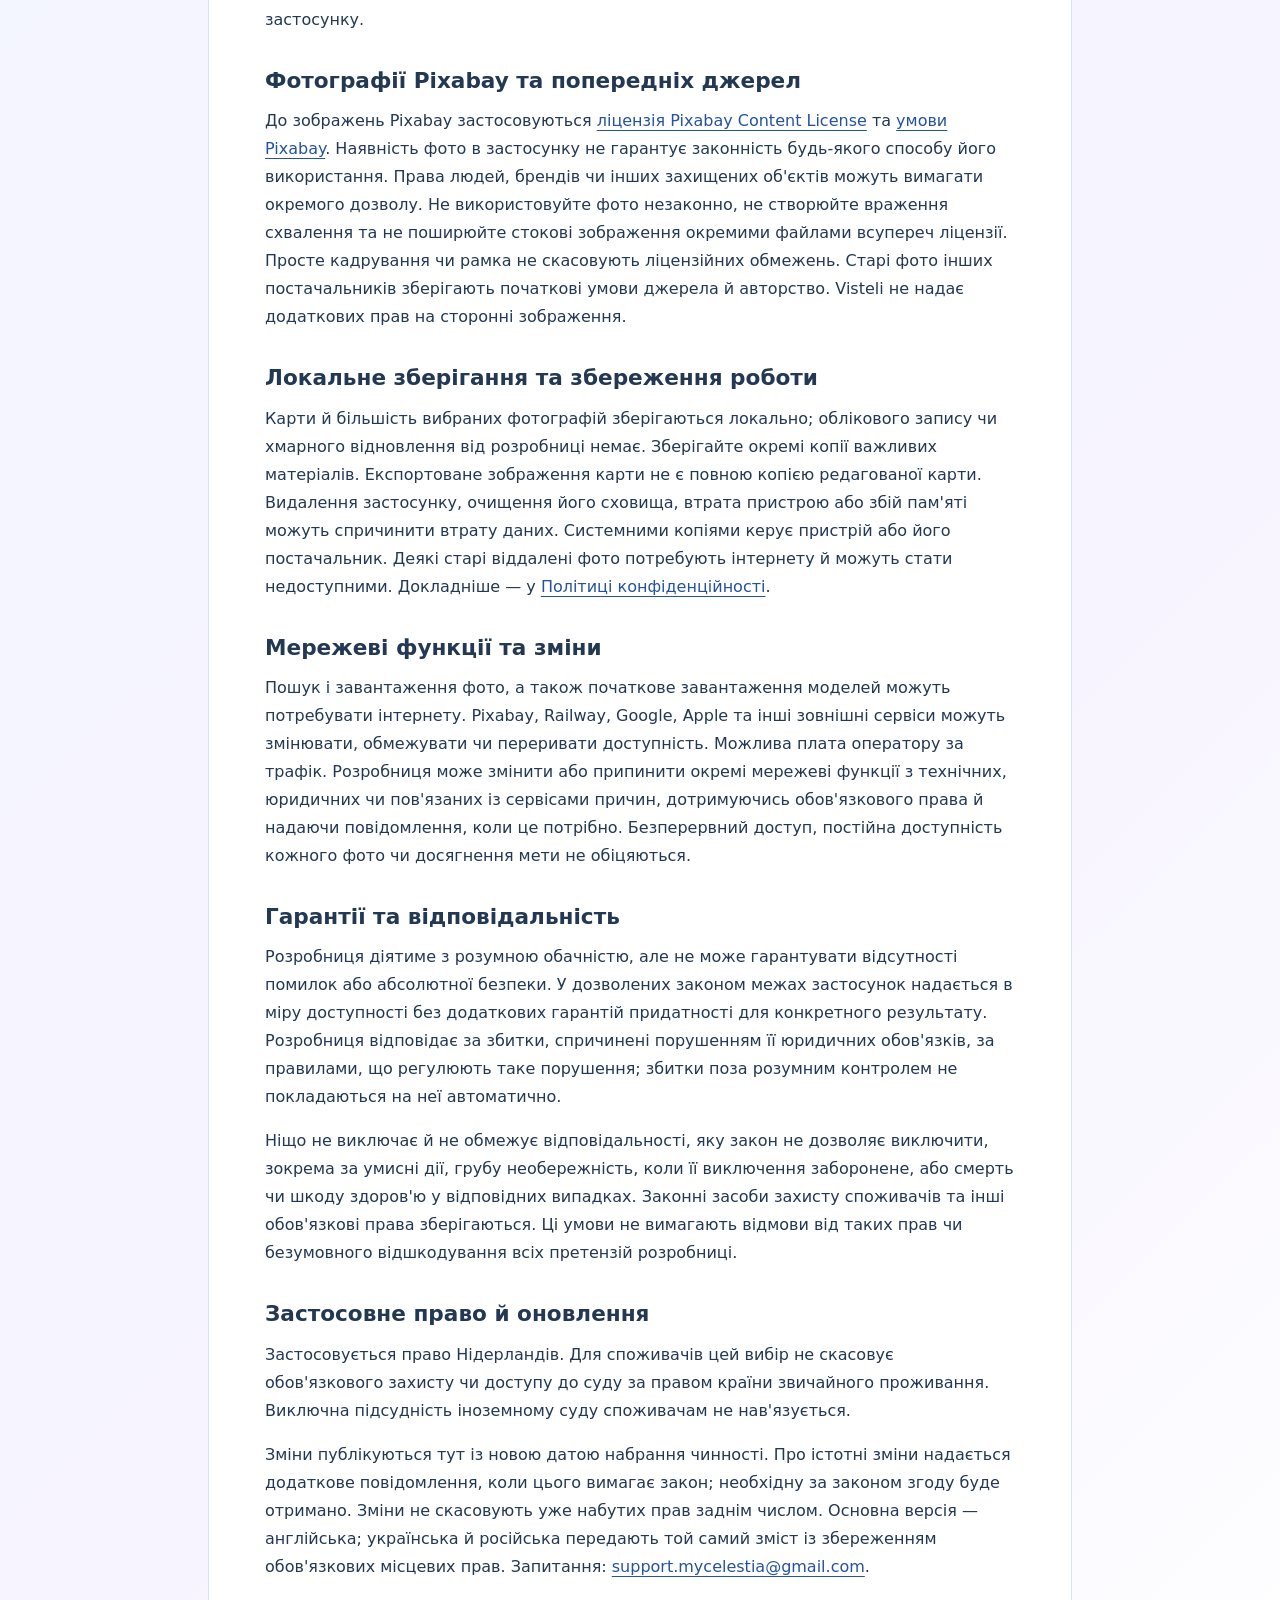
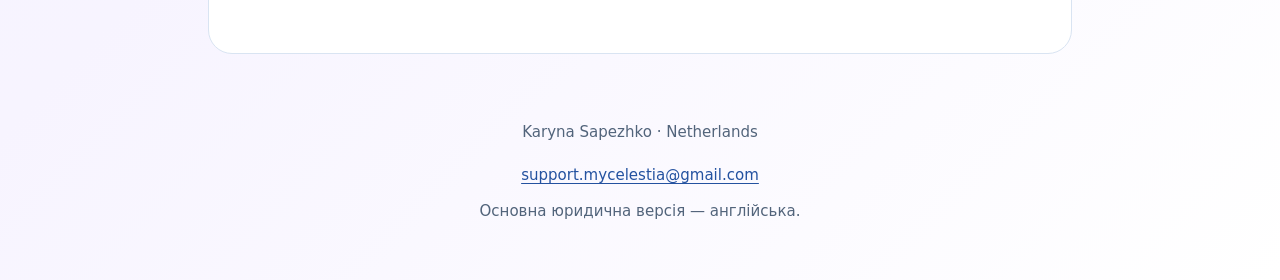
<file: terms/uk/index.html>
<!doctype html>
<html lang="uk"><head><meta charset="utf-8"><meta name="viewport" content="width=device-width, initial-scale=1"><meta name="referrer" content="no-referrer"><meta http-equiv="Content-Security-Policy" content="default-src 'none'; style-src 'self'; base-uri 'none'; form-action 'none'"><title>Умови використання · Visteli</title><meta name="description" content="Visteli — Умови використання. Karyna Sapezhko. Дата набрання чинності: 28 вересня 2026 року."><link rel="stylesheet" href="../../style.css"></head>
<body><a class="skip" href="#main">Перейти до змісту</a>
<header><a class="brand" href="../../index.html">Visteli</a>
<nav aria-label="Документи"><a href="../../privacy/uk/">Політика конфіденційності</a><a href="../../terms/uk/" aria-current="page">Умови використання</a><a href="../../support/uk/">Підтримка</a>
</nav></header>

<main id="main"><div class="eyebrow">Visteli</div><h1>Умови використання</h1>
<nav class="languages" aria-label="Мова документа"><a href="../../terms/" lang="en" hreflang="en">EN</a><a href="../../terms/uk/" lang="uk" hreflang="uk" aria-current="page">УКР</a><a href="../../terms/ru/" lang="ru" hreflang="ru">RU</a>
</nav><p class="date">Дата набрання чинності: 28 вересня 2026 року</p>
<nav class="toc" aria-label="На цій сторінці"><strong>На цій сторінці</strong><ol><li><a href="#section-1">Про ці умови</a></li><li><a href="#section-2">Допустиме використання</a></li><li><a href="#section-3">Ваші матеріали та інтелектуальна власність</a></li><li><a href="#section-4">Фотографії Pixabay та попередніх джерел</a></li><li><a href="#section-5">Локальне зберігання та збереження роботи</a></li><li><a href="#section-6">Мережеві функції та зміни</a></li><li><a href="#section-7">Гарантії та відповідальність</a></li><li><a href="#section-8">Застосовне право й оновлення</a></li></ol>
</nav>
<section aria-labelledby="section-1">
<h2 id="section-1">Про ці умови</h2>
<p>Visteli надає Karyna Sapezhko, фізична особа — розробниця з Нідерландів. Контакт: <a href="mailto:support.mycelestia@gmail.com">support.mycelestia@gmail.com</a>. Ці умови регулюють користування безкоштовним застосунком для створення карт бажань, упорядкування цілей і фіксації особистого поступу. Застосунок не гарантує досягнення цілей і не надає професійних фінансових, медичних чи юридичних порад.</p>
<p>Користуючись застосунком після можливості ознайомитися з умовами, ви погоджуєтеся з ними в межах, дозволених законом. Якщо ви не погоджуєтеся, припиніть користування. Застосунок призначений для підлітків і дорослих, а не спеціально для дітей до 13 років. Якщо місцеве право вимагає дозволу батьків чи опікуна, отримайте його до початку користування. Обов'язкові права споживачів зберігаються.</p>
</section>
<section aria-labelledby="section-2">
<h2 id="section-2">Допустиме використання</h2>
<p>Застосунок можна використовувати для законного особистого планування й творчості. Не порушуйте авторські права, приватність, права на зображення та інші права; не створюйте й не поширюйте незаконні матеріали, не переслідуйте інших і не обходьте захист чи обмеження сервісу. Не зловживайте фотосервісом, не витягуйте його облікові дані та не виконуйте автоматизоване масове завантаження. Обмеження діють лише в дозволених законом межах і не скасовують законних прав.</p>
</section>
<section aria-labelledby="section-3">
<h2 id="section-3">Ваші матеріали та інтелектуальна власність</h2>
<p>Права на додані вами фотографії й тексти залишаються у вас. Ви відповідаєте за наявність права їх використовувати, зокрема дозволу впізнаваних осіб, коли він потрібен, і самостійно вирішуєте, що експортувати чи надсилати. Розробниця не набуває права власності на ваші матеріали. Локальна обробка й експорт виконуються за вашою дією. Застосунок і його оригінальний дизайн захищені відповідним правом інтелектуальної власності; сторонні компоненти мають власні ліцензії, доступні в застосунку.</p>
</section>
<section aria-labelledby="section-4">
<h2 id="section-4">Фотографії Pixabay та попередніх джерел</h2>
<p>До зображень Pixabay застосовуються <a href="https://pixabay.com/service/license-summary/">ліцензія Pixabay Content License</a> та <a href="https://pixabay.com/service/terms/">умови Pixabay</a>. Наявність фото в застосунку не гарантує законність будь-якого способу його використання. Права людей, брендів чи інших захищених об'єктів можуть вимагати окремого дозволу. Не використовуйте фото незаконно, не створюйте враження схвалення та не поширюйте стокові зображення окремими файлами всупереч ліцензії. Просте кадрування чи рамка не скасовують ліцензійних обмежень. Старі фото інших постачальників зберігають початкові умови джерела й авторство. Visteli не надає додаткових прав на сторонні зображення.</p>
</section>
<section aria-labelledby="section-5">
<h2 id="section-5">Локальне зберігання та збереження роботи</h2>
<p>Карти й більшість вибраних фотографій зберігаються локально; облікового запису чи хмарного відновлення від розробниці немає. Зберігайте окремі копії важливих матеріалів. Експортоване зображення карти не є повною копією редагованої карти. Видалення застосунку, очищення його сховища, втрата пристрою або збій пам'яті можуть спричинити втрату даних. Системними копіями керує пристрій або його постачальник. Деякі старі віддалені фото потребують інтернету й можуть стати недоступними. Докладніше — у <a href="../../privacy/uk/">Політиці конфіденційності</a>.</p>
</section>
<section aria-labelledby="section-6">
<h2 id="section-6">Мережеві функції та зміни</h2>
<p>Пошук і завантаження фото, а також початкове завантаження моделей можуть потребувати інтернету. Pixabay, Railway, Google, Apple та інші зовнішні сервіси можуть змінювати, обмежувати чи переривати доступність. Можлива плата оператору за трафік. Розробниця може змінити або припинити окремі мережеві функції з технічних, юридичних чи пов'язаних із сервісами причин, дотримуючись обов'язкового права й надаючи повідомлення, коли це потрібно. Безперервний доступ, постійна доступність кожного фото чи досягнення мети не обіцяються.</p>
</section>
<section aria-labelledby="section-7">
<h2 id="section-7">Гарантії та відповідальність</h2>
<p>Розробниця діятиме з розумною обачністю, але не може гарантувати відсутності помилок або абсолютної безпеки. У дозволених законом межах застосунок надається в міру доступності без додаткових гарантій придатності для конкретного результату. Розробниця відповідає за збитки, спричинені порушенням її юридичних обов'язків, за правилами, що регулюють таке порушення; збитки поза розумним контролем не покладаються на неї автоматично.</p>
<p>Ніщо не виключає й не обмежує відповідальності, яку закон не дозволяє виключити, зокрема за умисні дії, грубу необережність, коли її виключення заборонене, або смерть чи шкоду здоров'ю у відповідних випадках. Законні засоби захисту споживачів та інші обов'язкові права зберігаються. Ці умови не вимагають відмови від таких прав чи безумовного відшкодування всіх претензій розробниці.</p>
</section>
<section aria-labelledby="section-8">
<h2 id="section-8">Застосовне право й оновлення</h2>
<p>Застосовується право Нідерландів. Для споживачів цей вибір не скасовує обов'язкового захисту чи доступу до суду за правом країни звичайного проживання. Виключна підсудність іноземному суду споживачам не нав'язується.</p>
<p>Зміни публікуються тут із новою датою набрання чинності. Про істотні зміни надається додаткове повідомлення, коли цього вимагає закон; необхідну за законом згоду буде отримано. Зміни не скасовують уже набутих прав заднім числом. Основна версія — англійська; українська й російська передають той самий зміст із збереженням обов'язкових місцевих прав. Запитання: <a href="mailto:support.mycelestia@gmail.com">support.mycelestia@gmail.com</a>.</p>
</section></main>

<footer>
<p>Karyna Sapezhko · Netherlands</p><a href="mailto:support.mycelestia@gmail.com">support.mycelestia@gmail.com</a>
<p>Основна юридична версія — англійська.</p></footer></body></html>
</file>
<file: style.css>
*{box-sizing:border-box}html{color-scheme:light;scroll-padding-top:1rem}body{margin:0;background:linear-gradient(135deg,#f1f7ff,#f7f4ff 70%,#fff);color:#223853;font:1rem/1.75 system-ui,-apple-system,BlinkMacSystemFont,"Segoe UI",sans-serif}a{color:#2452a0;text-underline-offset:.22em;overflow-wrap:anywhere}a:hover{text-decoration-thickness:2px}a:focus-visible,summary:focus-visible{outline:3px solid #225fba;outline-offset:4px;border-radius:3px}.skip{position:absolute;left:1rem;top:-6rem;padding:.8rem;background:#fff;z-index:2}.skip:focus{top:1rem}header,footer{max-width:74rem;margin:auto;padding:1.5rem clamp(1rem,4vw,3rem)}header{display:flex;align-items:center;justify-content:space-between;gap:1rem;flex-wrap:wrap}.brand{font-family:Georgia,serif;font-size:1.8rem;text-decoration:none;color:#233f6b}nav{display:flex;gap:.65rem 1.2rem;flex-wrap:wrap}nav a{padding:.25rem 0;min-height:44px;display:inline-flex;align-items:center}main{max-width:54rem;margin:1rem auto 2rem;padding:clamp(1.25rem,5vw,3.5rem);background:#fff;border:1px solid #d9e4f2;border-radius:1.5rem}.eyebrow{font-size:.8rem;letter-spacing:.13em;color:#516785}h1{font-size:clamp(1.8rem,5vw,2.65rem);line-height:1.2;margin:.6rem 0 1rem;overflow-wrap:anywhere}h2{font-size:1.35rem;line-height:1.4;margin:2rem 0 .7rem}p{margin:.6rem 0 1rem}.date,footer{color:#52647b;font-size:.94rem}.languages{gap:.5rem}.languages a{padding:.3rem .9rem;border:1px solid #c9d8ec;border-radius:2rem;text-decoration:none}.languages a[aria-current],header a[aria-current]{font-weight:700}.languages a[aria-current]{background:#e7f0ff;color:#193c78}.toc{display:block;background:#f3f7fc;border-radius:1rem;padding:1rem 1.2rem;margin-top:1.6rem}.toc ol{margin:.3rem 0;padding-left:1.5rem}.toc a{min-height:0;display:inline;padding:0}.toc li{padding:.22rem 0}.button{display:inline-block;background:#285cad;color:white;padding:.65rem 1.1rem;border-radius:2rem;text-decoration:none;min-height:44px}.cards{display:grid;gap:1.2rem}.cards section{border-top:1px solid #d9e4f2}footer{text-align:center;padding-bottom:2.5rem}@media(max-width:600px){main{margin:.5rem .65rem 1rem;border-radius:1rem}header{padding:1rem}header nav{font-size:.92rem;gap:.4rem .9rem}}@media print{body{background:white}main{border:0;margin:0;max-width:none}header,.skip,.toc{display:none}a{color:inherit}.languages{display:none}section{break-inside:avoid}}
</file>
